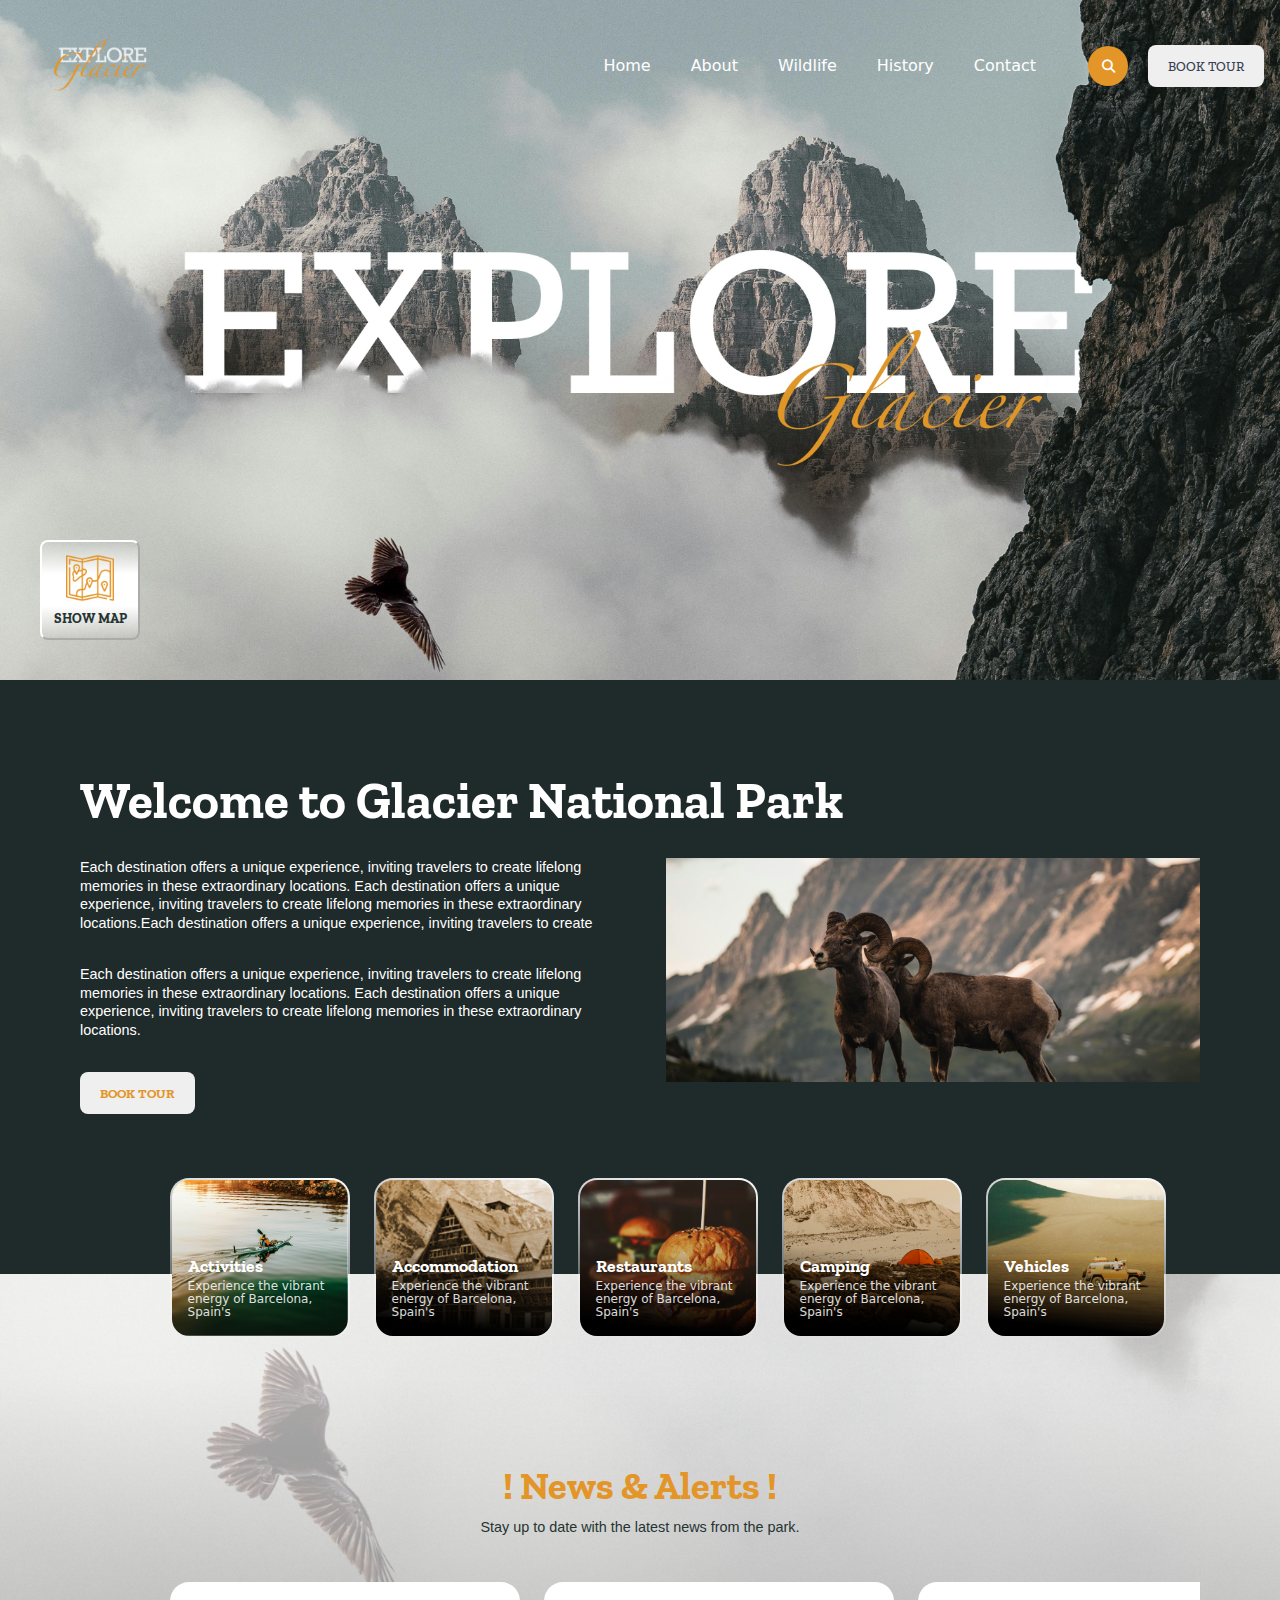
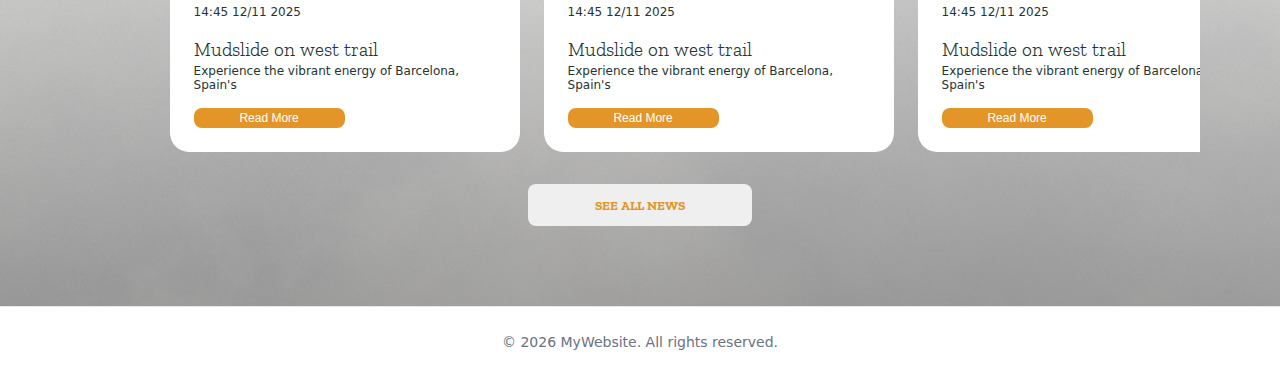
<file: Code/index.html>
<!DOCTYPE html>
<html lang="en">

<head>
  <meta charset="UTF-8">
  <meta name="viewport" content="width=device-width, initial-scale=1" />

  <title>Glacier National Park</title>

  <!-- Favicon -->
  <link rel="icon" href="/favicon.ico" />

  <!-- CSS file -->
  <link rel="stylesheet" href="css/style.css">

  <!-- Font Awesome CDN -->
   <link
   rel="stylesheet"
   href="https://cdnjs.cloudflare.com/ajax/libs/font-awesome/6.5.0/css/all.min.css"
   integrity="sha512-..."
   crossorigin="anonymous"
   referrerpolicy="no-referrer"
   />

  <!-- Fonts -->
   <link rel="preconnect" href="https://fonts.googleapis.com">
   <link rel="preconnect" href="https://fonts.gstatic.com" crossorigin>
   <link href="https://fonts.googleapis.com/css2?family=Zilla+Slab:wght@400;500;600;700&display=swap" rel="stylesheet">
</head>


<body class="bg-gray-50 text-gray-900 antialiased">

  <!------------ Hero ------------>
  <header class="hero">
    
  <!-- NAV -->
      <nav class="nav" id="nav">
        <img class="logo" src="../Images/logo2.png">
        <div class="nav_links">
          
            <a href="#" class="nav_link">Home</a>
            <a href="#" class="nav_link">About</a>
            <a href="#" class="nav_link">Wildlife</a>
            <a href="#" class="nav_link">History</a>
            <a href="#" class="nav_link">Contact</a>

        </div>
       
<!-- SEARCH -->
        <div class="search">
           <!--  <form action="/search" method="get" class="search_bar"> -->
                <input 
                type="text" 
                name="q" 
                placeholder="Search..." 
                class="search_bar_input"
                >
                <button type="submit" class="search_button">
                    <i class="fa-solid fa-magnifying-glass"></i>
                </button>
            <!-- </form> -->
        </div>
<!-- BOOK TOUR BUTTON -->

            <button class="main_button booktour">
                <a href="#">Book tour</a>
            </button>

<!-- BURGER MENU -->
         <button class="burger" id="burger" aria-label="Menu">
          ☰
          </button>
      </nav>

<!-------------- Map button ---------------->
      <div class="hero_content">
        <button class="map_button">
            <img src="../Images/map.png" >
            <a href="#">Show map</a>
        </button>
      </div>
  </header>
         






  <!------------ MAIN CONTENT ----------->

  <main class="main">
    <div class="wrapper">
   <h1>Welcome to Glacier National Park</h1>
    <div class="section1">
    <div class="hero-text">
      

      <p>
        Each destination offers a unique experience, inviting travelers to create lifelong memories in these extraordinary locations. Each destination offers a unique experience, inviting travelers to create lifelong memories in these extraordinary locations.Each destination offers a unique experience, inviting travelers to create 
      </p>

      <p>
        Each destination offers a unique experience, inviting travelers to create lifelong memories in these extraordinary locations. Each destination offers a unique experience, inviting travelers to create lifelong memories in these extraordinary locations.
      </p>

      <button class="main_button">Book Tour</button>
    </div>

    <div class="hero-image">
      <img src="../Images/mountaingoats.jpg" alt="Mountain goats in Glacier National Park">
    </div>
  </div>

  <!-- CARD SCROLLER -->
  <div class="card-scroll">
    <article class="card-small">
      <img src="../Images/activities.jpg" alt="">
      <div class="card-small-overlay">
        <h4>Activities</h4>
        <p>Experience the vibrant energy of Barcelona, Spain's</p>
      </div>
    </article>

    <article class="card-small">
      <img src="../Images/accommodation.jpg" alt="">
      <div class="card-small-overlay">
        <h4>Accommodation</h4>
        <p>Experience the vibrant energy of Barcelona, Spain's</p>
      </div>
    </article>

    <article class="card-small">
      <img src="../Images/restaurants.jpg" alt="">
      <div class="card-small-overlay">
        <h4>Restaurants</h4>
        <p>Experience the vibrant energy of Barcelona, Spain's</p>
      </div>
    </article>

    <article class="card-small">
      <img src="../Images/camping.jpg" alt="">
      <div class="card-small-overlay">
        <h4>Camping</h4>
        <p>Experience the vibrant energy of Barcelona, Spain's</p>
      </div>
    </article>

    <article class="card-small">
      <img src="../Images/vehicles.jpg" alt="">
      <div class="card-small-overlay">
        <h4>Vehicles</h4>
        <p>Experience the vibrant energy of Barcelona, Spain's</p>
      </div>
    </article>
  </div>
</div>





<!-- SECTION 2 -->
 
 <div class="full-width-img">
  <div class="section2-overlay">
  <div class="wrapper">
  <h2>! News & Alerts !</h2>
  <div class="section2">
    <div class="hero-text">
      

      <p>
        Stay up to date with the latest news from the park.
      </p>

    </div>
    
  </div>

  <!-- CARD SCROLLER -->
  <div class="card-scroll">
    <article class="card-big">
      <div class="card-overlay">
        <p class="date">14:45 12/11 2025</p>
        <h3>Mudslide on west trail</h3>
        <p>Experience the vibrant energy of Barcelona, Spain's</p>
        <button class="secondary-btn">Read More</button>
      </div>
    </article>

    <article class="card-big">
      <div class="card-overlay">
        <p class="date">14:45 12/11 2025</p>
        <h3>Mudslide on west trail</h3>
        <p>Experience the vibrant energy of Barcelona, Spain's</p>
        <button class="secondary-btn">Read More</button>
      </div>
    </article>

    <article class="card-big">
      <div class="card-overlay">
        <p class="date">14:45 12/11 2025</p>
        <h3>Mudslide on west trail</h3>
        <p>Experience the vibrant energy of Barcelona, Spain's</p>
        <button class="secondary-btn">Read More</button>
      </div>
    </article>

    <article class="card-big">
      <div class="card-overlay">
        <p class="date">14:45 12/11 2025</p>
        <h3>Mudslide on west trail</h3>
        <p>Experience the vibrant energy of Barcelona, Spain's</p>
        <button class="secondary-btn">Read More</button>
      </div>
    </article>

    <article class="card-big">
      <div class="card-overlay">
        <p class="date">14:45 12/11 2025</p>
        <h3>Mudslide on west trail</h3>
        <p>Experience the vibrant energy of Barcelona, Spain's</p>
        <button class="secondary-btn">Read More</button>
      </div>
    </article>
  </div>

  <button class="main_button news-button">See All News</button>

  </div>
</div>
</div>


</main>


  <!---------- FOOTER ------------>
  <footer class="bg-white border-t mt-12">
    <div class="max-w-7xl mx-auto px-6 py-6 text-center text-sm text-gray-500">
      © <span id="year"></span> MyWebsite. All rights reserved.
    </div>
  </footer>


  <!-- JS for dynamic year -->
  <script>
    document.getElementById('year').textContent = new Date().getFullYear();
  </script>

  <!-- JS for burger menu -->
   <script>
    const burger = document.getElementById('burger');
    const nav = document.getElementById('nav');

    burger.addEventListener('click', () => {
      nav.classList.toggle('active');
     });
    </script>
</body>
</html>
</file>
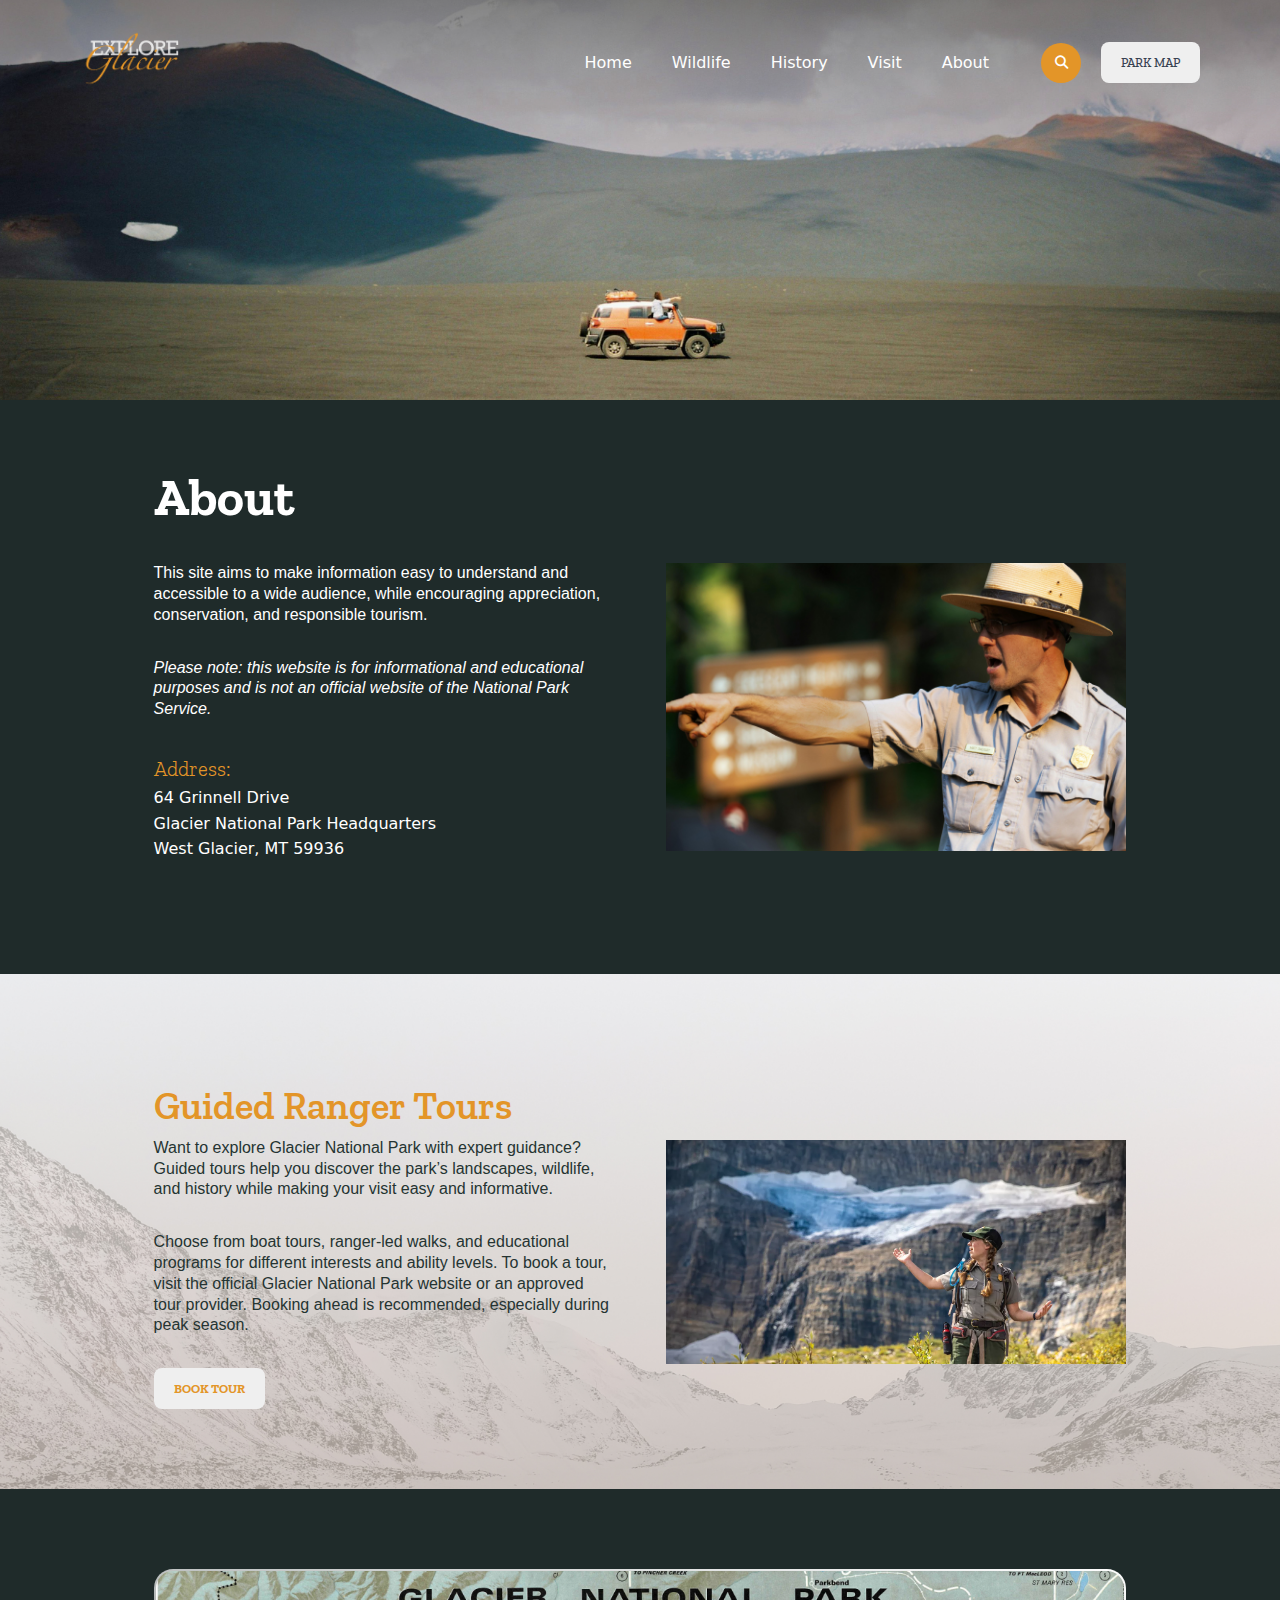
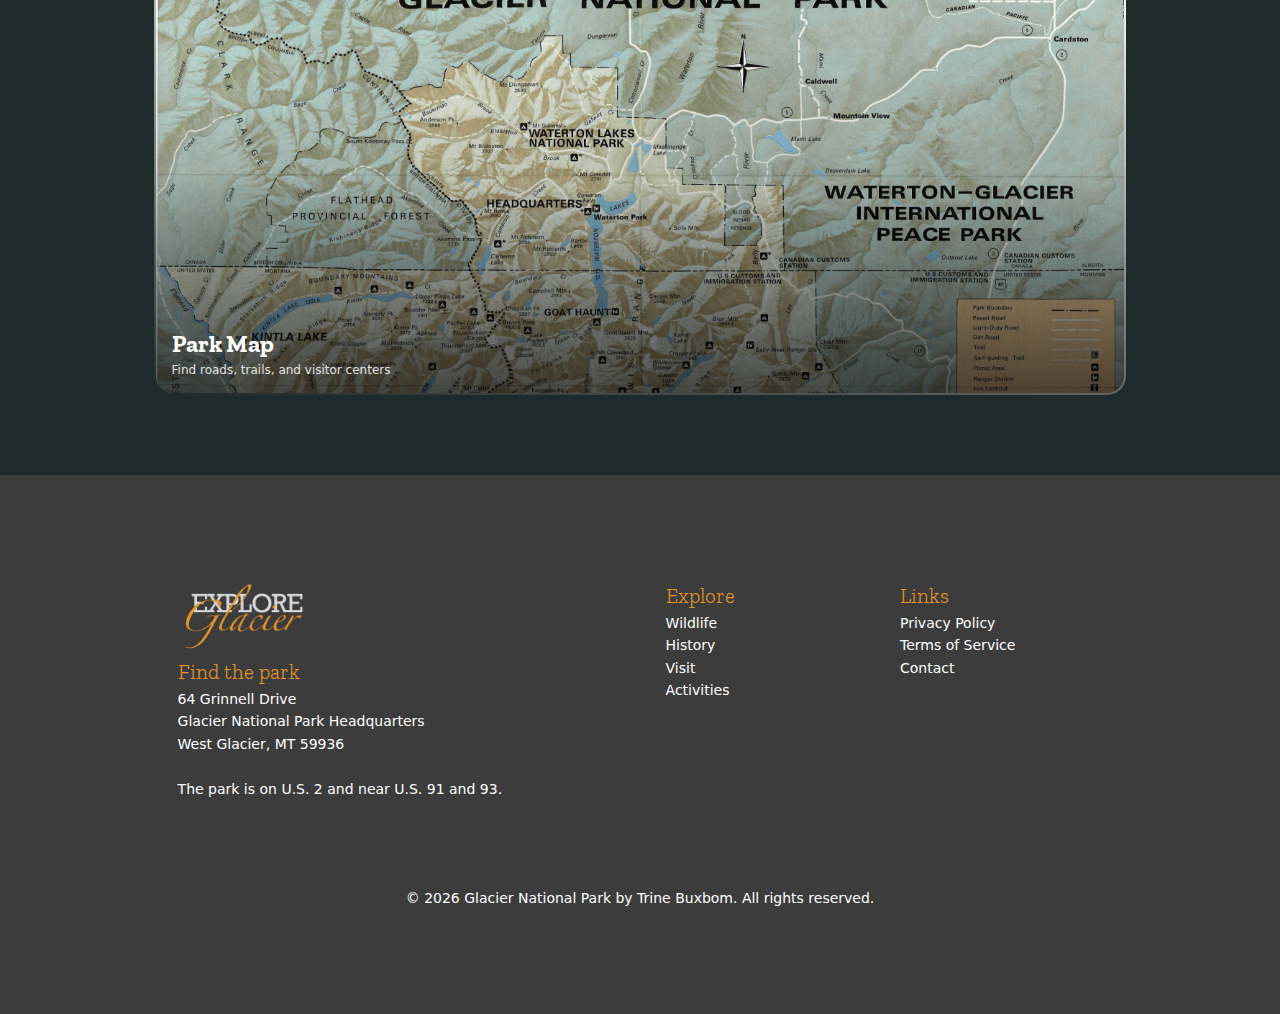
<file: about.html>
<!DOCTYPE html> 
<html lang="en">

<head>
  <meta charset="UTF-8">
  <meta name="viewport" content="width=device-width, initial-scale=1" />

  <title>Glacier National Park About</title>

  <!-- Favicon -->
  <link rel="icon" href="images/map.png" />

  <!-- CSS file -->
  <link rel="stylesheet" href="css/style.css">

  <!-- Font Awesome CDN -->
   <link
   rel="stylesheet"
   href="https://cdnjs.cloudflare.com/ajax/libs/font-awesome/6.5.0/css/all.min.css"
   integrity="sha512-..."
   crossorigin="anonymous"
   referrerpolicy="no-referrer"
   />

  <!-- Fonts -->
   <link rel="preconnect" href="https://fonts.googleapis.com">
   <link rel="preconnect" href="https://fonts.gstatic.com" crossorigin>
   <link href="https://fonts.googleapis.com/css2?family=Zilla+Slab:wght@400;500;600;700&display=swap" rel="stylesheet">

  <!-- SoMe Meta Tags -->
    <!-- OG tags-->
      <meta property="og:type" content="website">
      <meta property="og:url" content="https://lamp3.sdu.dk/~trbux25/index.html">
      <meta property="og:title" content="Glacier National Park – Explore">
      <meta property="og:description" content="Discover nature in Glacier National Park.">
      <meta property="og:image" content="https://lamp3.sdu.dk/~trbux25/images/header-img.jpg">

    <!-- Twitter tags-->
      <meta name="twitter:card" content="summary_large_image">
      <meta name="twitter:url" content="https://lamp3.sdu.dk/~trbux25/index.html">
      <meta name="twitter:title" content="Glacier National Park – Explore">
      <meta name="twitter:description" content="Discover nature in Glacier National Park.">
      <meta name="twitter:image" content="https://lamp3.sdu.dk/~trbux25/images/header-img.jpg">

  </head>


<body>

  <!------------ Hero ------------>
  <header class="hero wildlifehero" style="--hero-bg: url('../images/aboutheader.jpg');">
    
  <!-- NAV -->
      <nav class="nav" id="nav">
        <a href="index.html"><img class="logo" src="images/logo.png"></a>
        <div class="nav_links">
          
            <a href="index.html" class="nav_link">Home</a>
            <a href="mammals.html" class="nav_link">Wildlife</a>
            <a href="history.html" class="nav_link">History</a>
            <a href="visit.html" class="nav_link">Visit</a>
            <a href="about.html" class="nav_link">About</a>

        </div>
       
<!-- SEARCH -->
        <div class="search">
           <!--  <form action="/search" method="get" class="search_bar"> -->
                <input 
                type="text" 
                name="q" 
                placeholder="Search..." 
                class="search_bar_input"
                >
                <button type="submit" class="search_button">
                    <i class="fa-solid fa-magnifying-glass"></i>
                </button>
            <!-- </form> -->
        </div>
<!-- PARK MAP BUTTON -->

            <button class="main_button" onclick="window.location.href='map.html'">
                <a href="#">Park Map</a>
            </button>

<!-- BURGER MENU -->
         <button class="burger" id="burger" aria-label="Menu">
          ☰
          </button>
      </nav>


  </header>
         






  <!------------ MAIN CONTENT ----------->

  <main class="main">

    <div class="wrapper">
   <h1>About</h1>
    <div class="section1">
    <div class="hero-text">
    
         <p>
            This site aims to make information easy to understand and accessible to a wide audience, while encouraging appreciation, conservation, and responsible tourism.
        </p>
        <p>
            <i>Please note: this website is for informational and educational purposes and is not an official website of the National Park Service.</i>
        </p>
        <p>
            <h5>Address: </h5>
            <ul>
                <li>64 Grinnell Drive</li>
                <li>Glacier National Park Headquarters</li>
                <li>West Glacier, MT 59936</li>
            </ul>
        </p>
    </div>

    <div class="hero-image">
      <img src="images/about-img.jpg" alt="Mountain goats in Glacier National Park">
    </div>

    
  </div>


</div>







<!-- SECTION 4 -->
 <div class="wrapper sct4-img">
    <div class="section1">
    <div class="hero-text sct4-text">
      <h2 class="ranger">Guided Ranger Tours</h2>

      <p>
        Want to explore Glacier National Park with expert guidance? Guided tours help you discover the park’s landscapes, wildlife, and history while making your visit easy and informative.
     </p>
      <p>
        Choose from boat tours, ranger-led walks, and educational programs for different interests and ability levels. To book a tour, visit the official Glacier National Park website or an approved tour provider. Booking ahead is recommended, especially during peak season.      </p>
      </p>

      <button class="main_button" onclick="window.location.href='about.html'">Book Tour</button>
    </div>

    <div class="hero-image">
      <img class="parkranger" src="images/parkranger.webp" alt="Mountain goats in Glacier National Park">
    </div>
  </div>

</div>

<!-- LARGE MAP -->

<div class="wrapper">
    
  <!-- LARGE MAP -->
  
    <article class="large-map" onclick="window.location.href='map.html'">
      <img src="images/largemap.jpg" alt="">
      <div class="card-small-overlay map-overlay">
        <h4>Park Map</h4>
        <p>Find roads, trails, and visitor centers</p>
      </div>
    </article>

</div>



</main>


  <!---------- FOOTER ------------>
  <footer>
    <div class="wrapper">
      <div class="section1">

        <div class="footer-info">
         <img class="footer-logo" src="images/logolarge.png" alt="Website Logo">
         <h5>Find the park </h5>
         
         <p>
          64 Grinnell Drive <br> 
          Glacier National Park Headquarters <br> 
          West Glacier, MT 59936 <br> <br>
          The park is on U.S. 2 and near U.S. 91 and 93. 
        </p>
        </div>
      
      <div class="footer-links">
        <ul>
          <h5>Explore</h5>
          <li><a href="mammals.html" class="footer_link">Wildlife</a></li>
          <li><a href="history.html" class="footer_link">History</a></li>
          <li><a href="visit.html" class="footer_link">Visit</a></li>
          <li><a href="#" class="footer_link">Activities</a></li>
        </ul>
         <ul>
          <h5>Links</h5>
          <li><a href="#" class="footer_link">Privacy Policy</a></li>
          <li><a href="#" class="footer_link">Terms of Service</a></li>
          <li><a href="about.html" class="footer_link">Contact</a></li>
        </ul>
      </div>

    </div>

    <div class="max-w-7xl mx-auto px-6 py-6 text-center text-sm text-gray-500">
      © <span id="year"></span> Glacier National Park by Trine Buxbom. All rights reserved.
    </div>

    </div>
  </footer>








  <!-- JS for dynamic year -->
  <script>
    document.getElementById('year').textContent = new Date().getFullYear();
  </script>

  <!-- JS for burger menu -->
   <script>
    const burger = document.getElementById('burger');
    const nav = document.getElementById('nav');

    burger.addEventListener('click', () => {
      nav.classList.toggle('active');
     });
    </script>
</body>
</html>
</file>
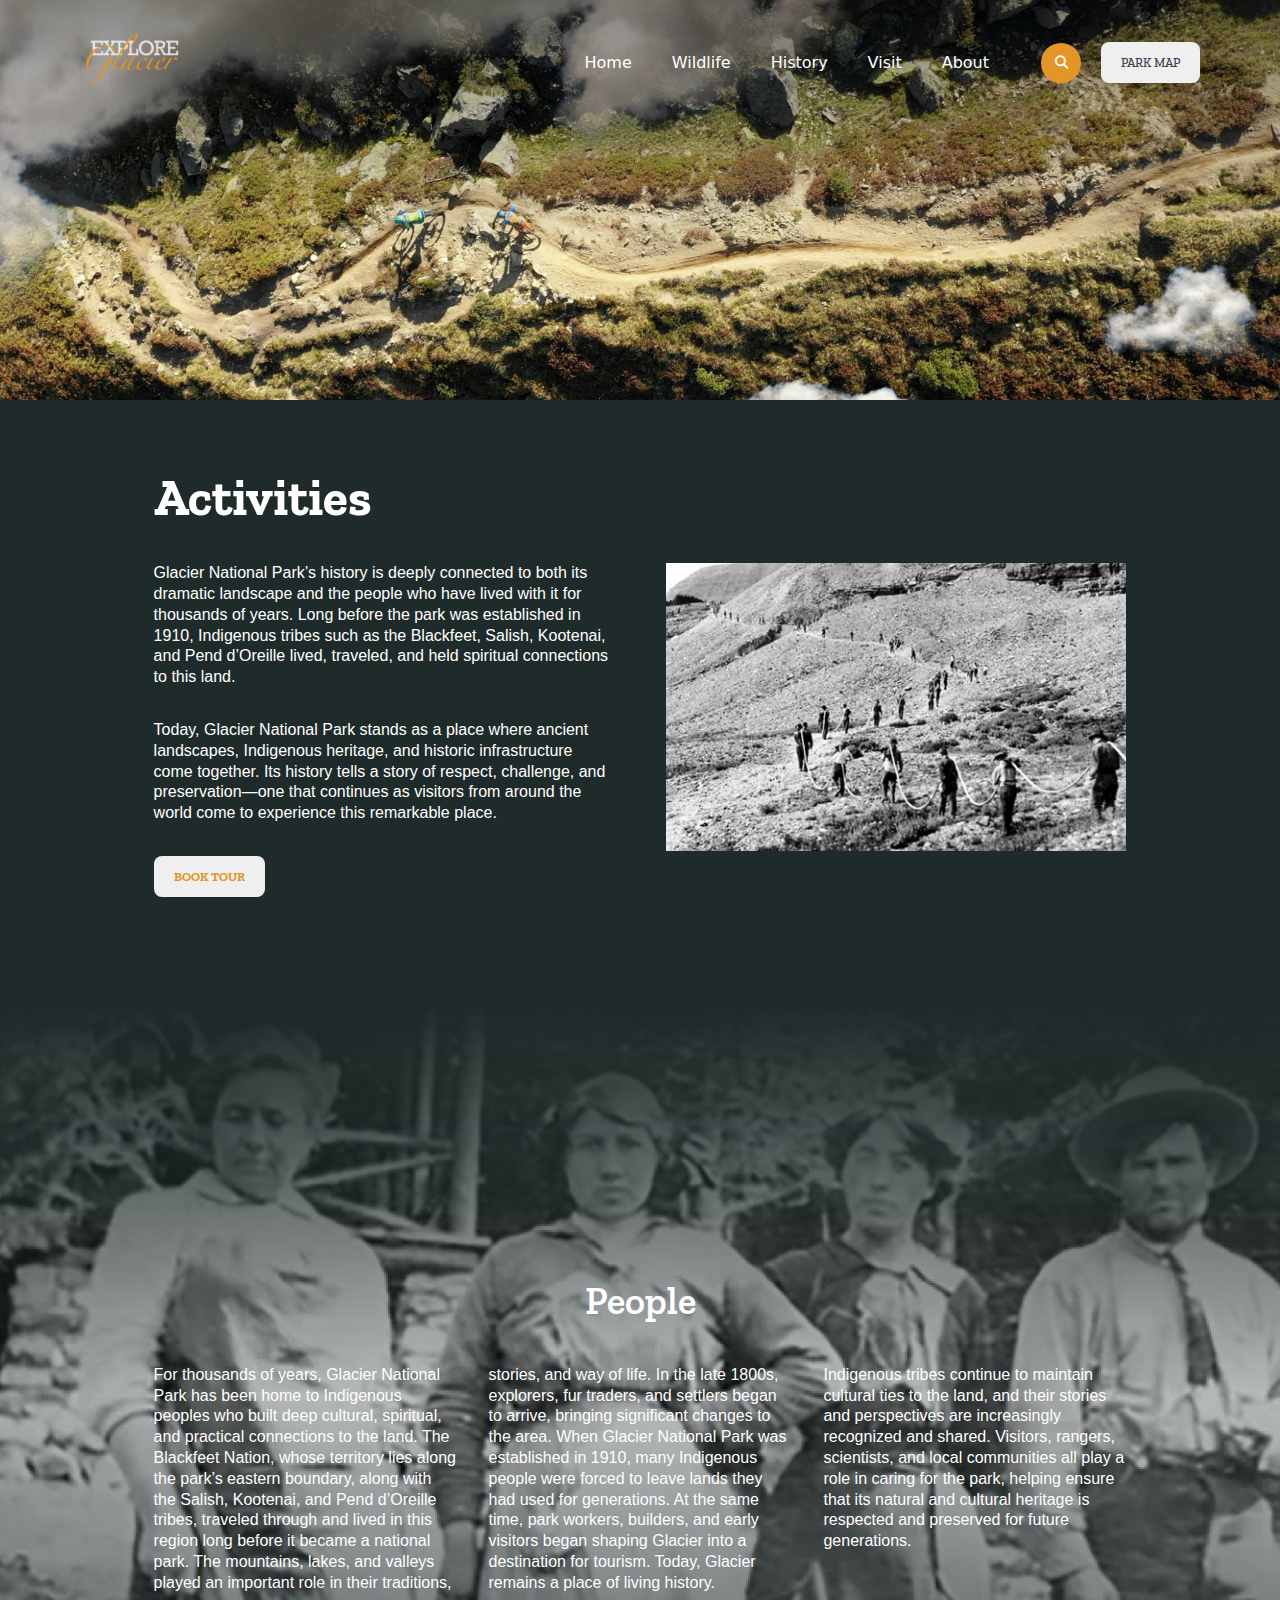
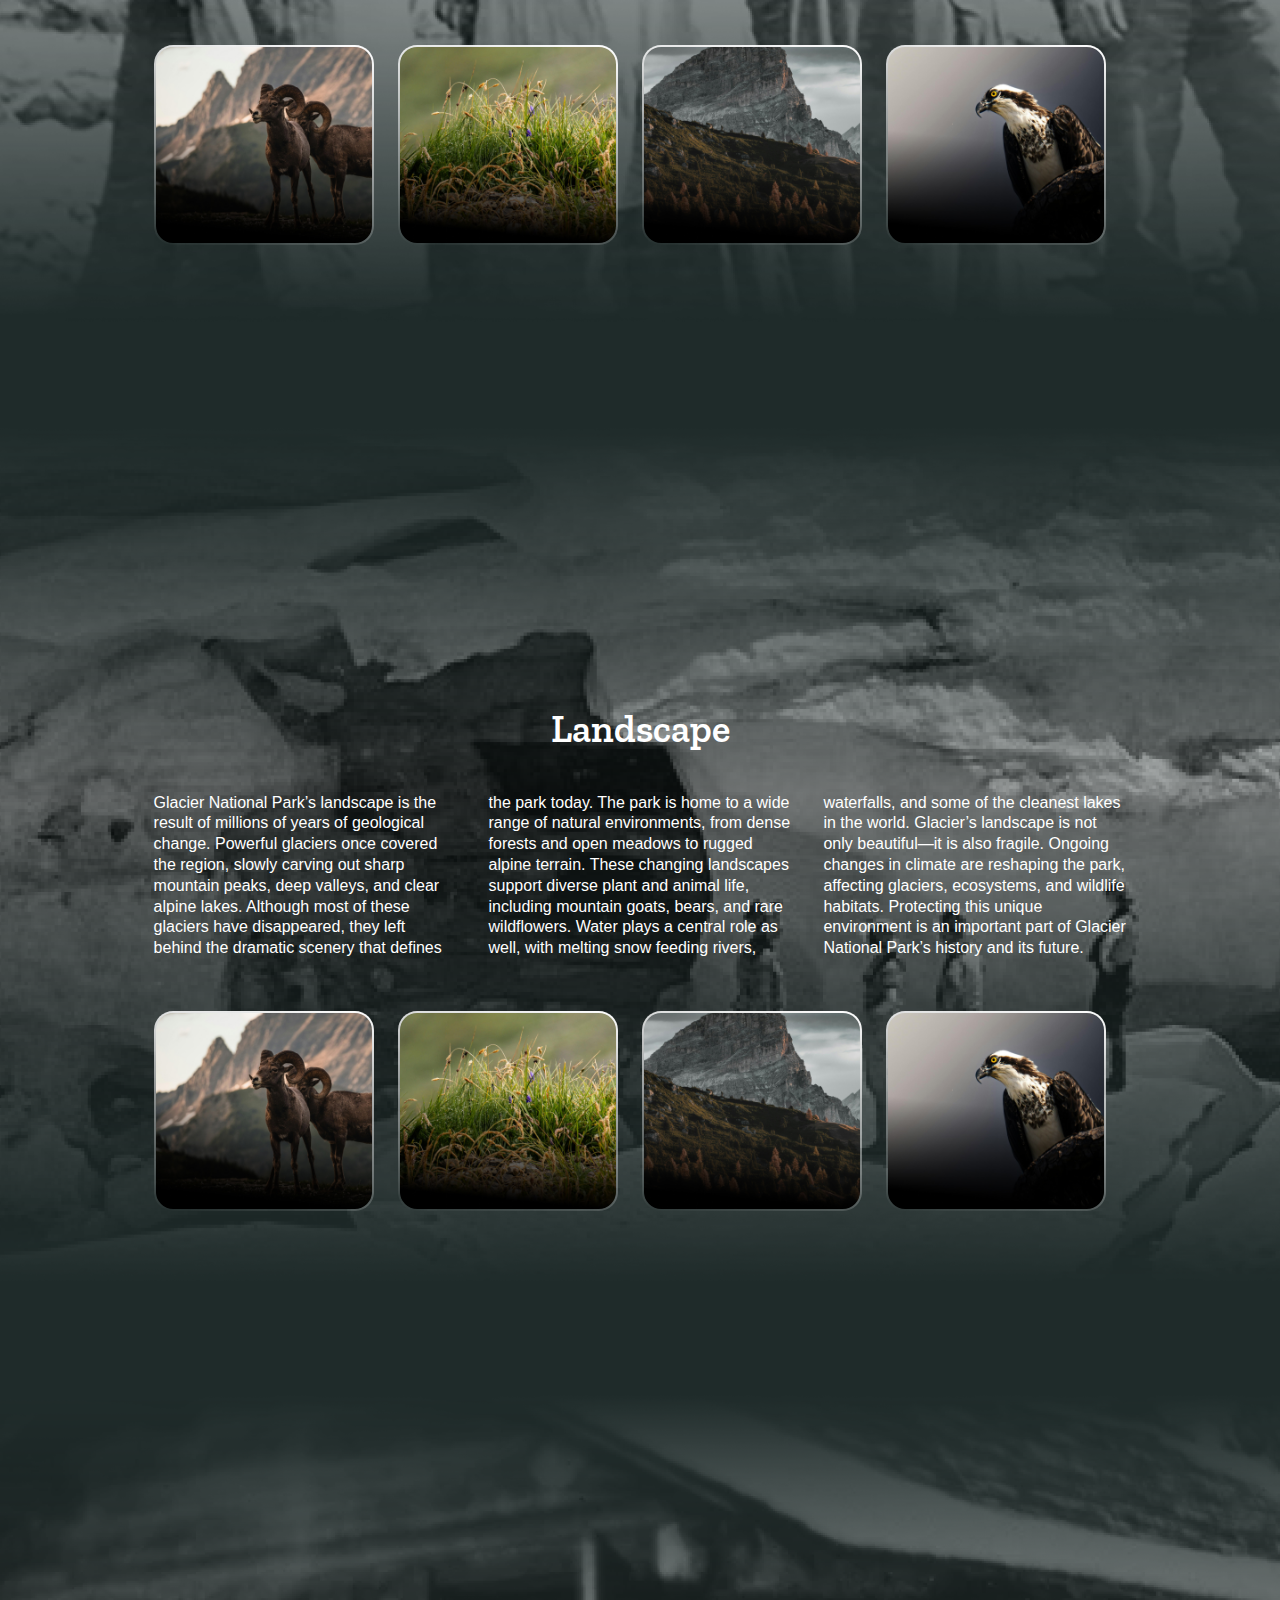
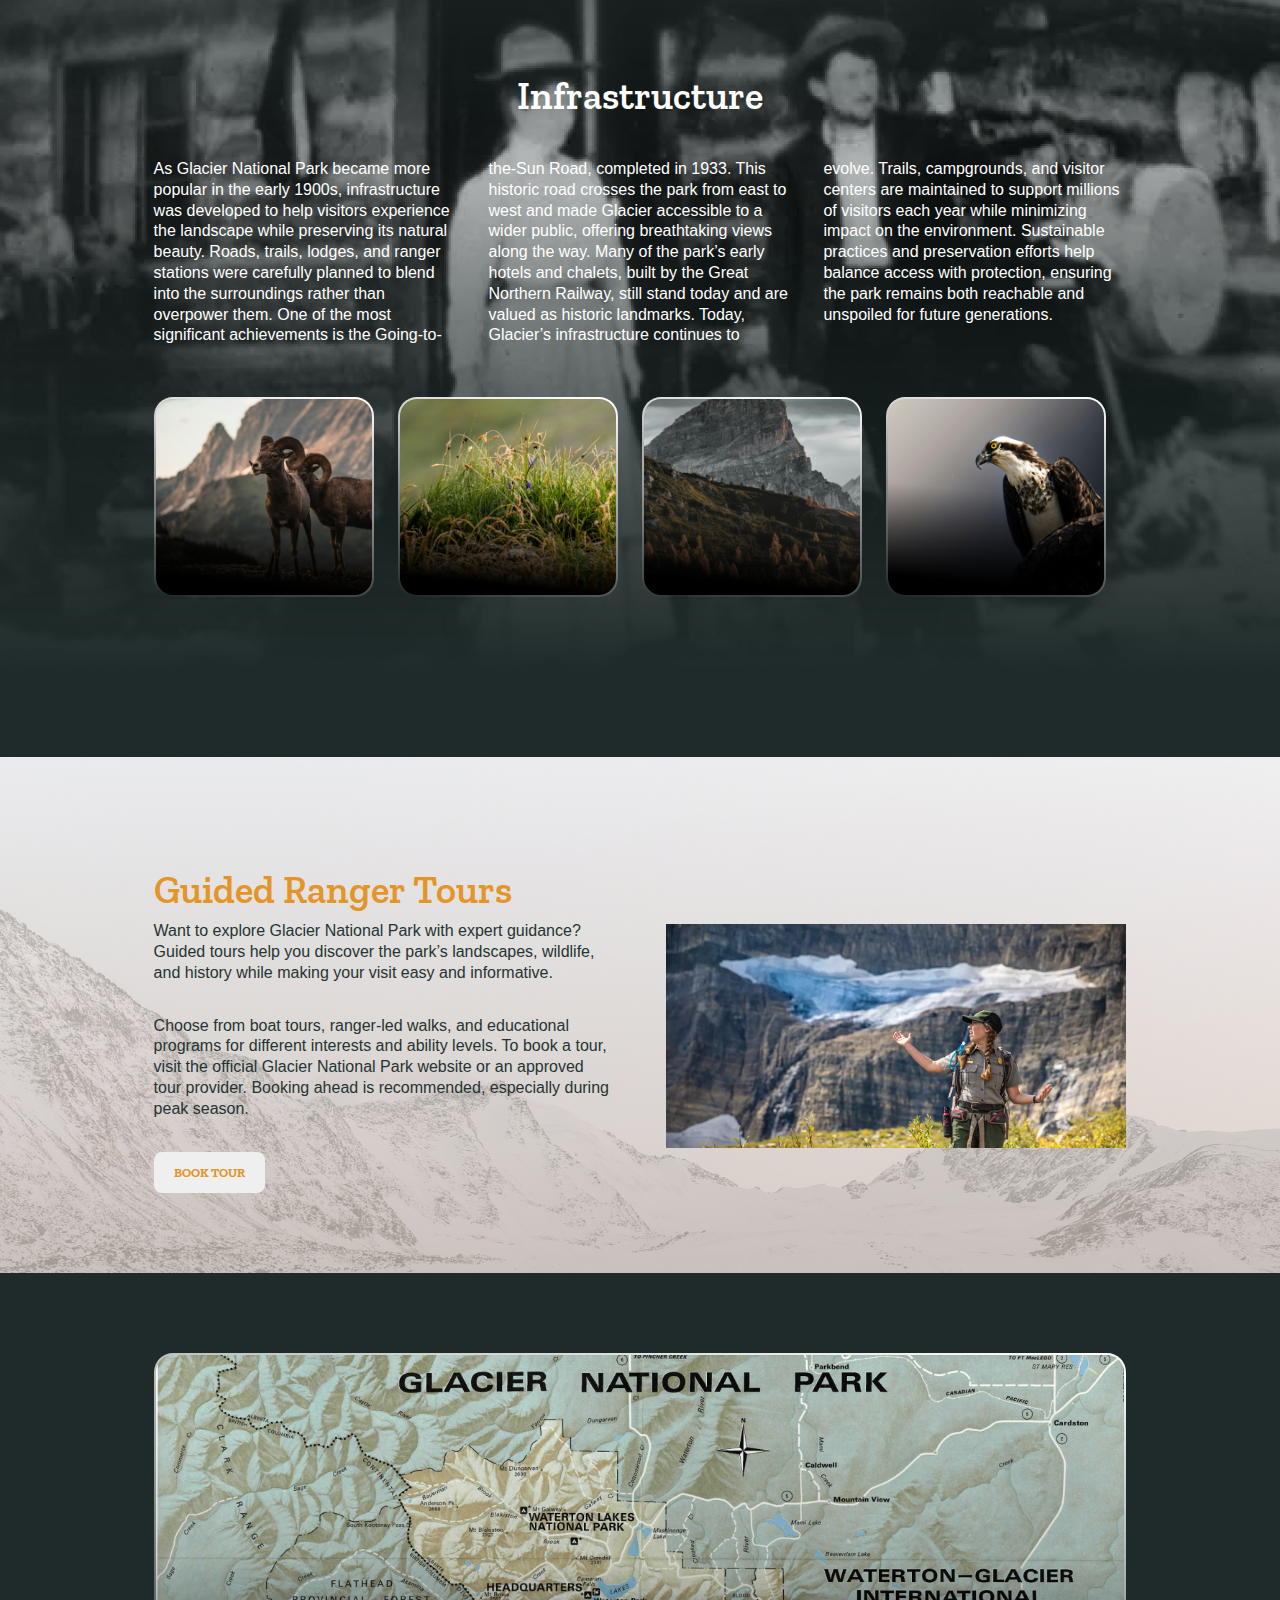
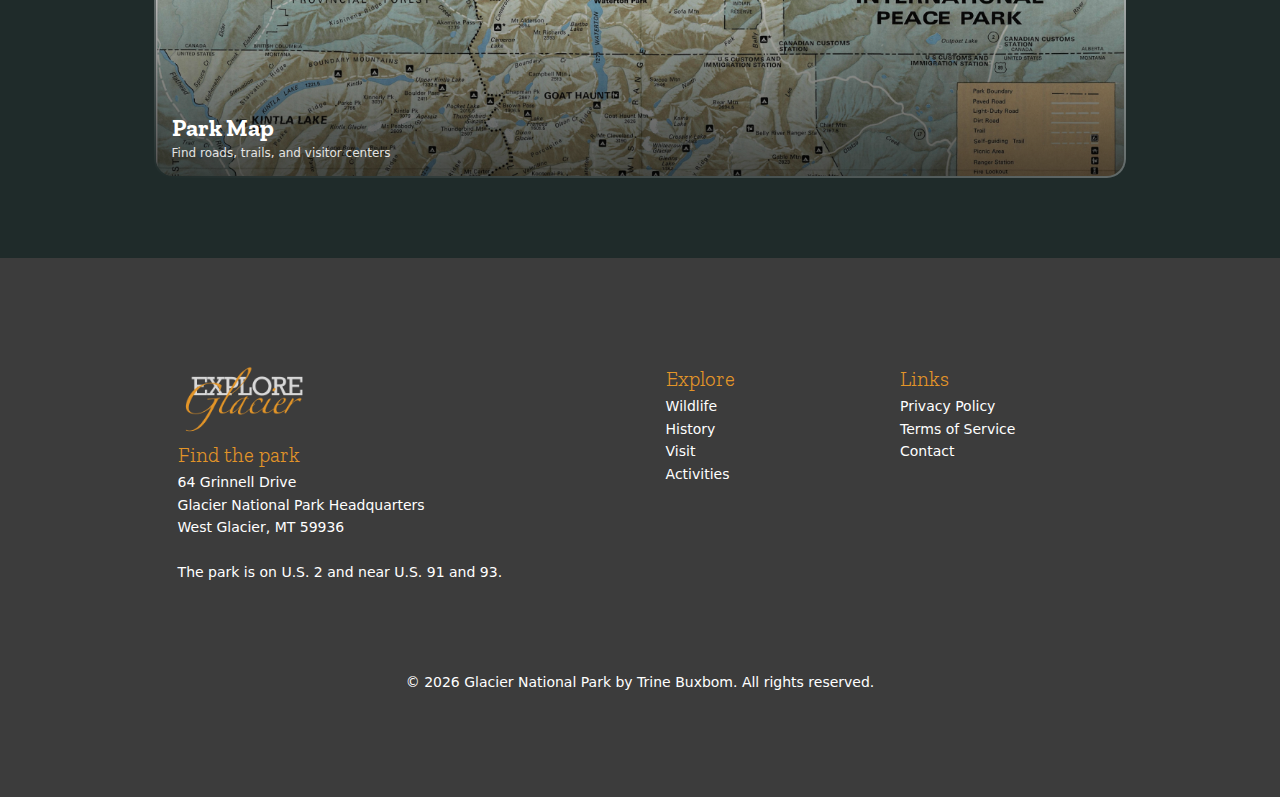
<file: activities.html>
<!DOCTYPE html> 
<html lang="en">

<head>
  <meta charset="UTF-8">
  <meta name="viewport" content="width=device-width, initial-scale=1" />

  <title>Glacier National Park Activities</title>

  <!-- Favicon -->
  <!-- <link rel="icon" href="favicon.ico" /> -->

  <!-- CSS file -->
  <link rel="stylesheet" href="css/style.css">

  <!-- Font Awesome CDN -->
   <link
   rel="stylesheet"
   href="https://cdnjs.cloudflare.com/ajax/libs/font-awesome/6.5.0/css/all.min.css"
   integrity="sha512-..."
   crossorigin="anonymous"
   referrerpolicy="no-referrer"
   />

  <!-- Fonts -->
   <link rel="preconnect" href="https://fonts.googleapis.com">
   <link rel="preconnect" href="https://fonts.gstatic.com" crossorigin>
   <link href="https://fonts.googleapis.com/css2?family=Zilla+Slab:wght@400;500;600;700&display=swap" rel="stylesheet">
</head>


<body>

  <!------------ Hero ------------>
  <header class="hero wildlifehero" style="--hero-bg: url('../images/activitiesheader.jpg');">
    
  <!-- NAV -->
      <nav class="nav" id="nav">
        <a href="index.html"><img class="logo" src="images/logo.png"></a>
        <div class="nav_links">
          
            <a href="index.html" class="nav_link">Home</a>
            <a href="mammals.html" class="nav_link">Wildlife</a>
            <a href="history.html" class="nav_link">History</a>
            <a href="visit.html" class="nav_link">Visit</a>
            <a href="about.html" class="nav_link">About</a>

        </div>
       
<!-- SEARCH -->
        <div class="search">
           <!--  <form action="/search" method="get" class="search_bar"> -->
                <input 
                type="text" 
                name="q" 
                placeholder="Search..." 
                class="search_bar_input"
                >
                <button type="submit" class="search_button">
                    <i class="fa-solid fa-magnifying-glass"></i>
                </button>
            <!-- </form> -->
        </div>
<!-- PARK MAP BUTTON -->

            <button class="main_button" onclick="window.location.href='map.html'">
                <a href="#">Park Map</a>
            </button>

<!-- BURGER MENU -->
         <button class="burger" id="burger" aria-label="Menu">
          ☰
          </button>
      </nav>


  </header>
         






  <!------------ MAIN CONTENT ----------->

  <main class="main">

    <div class="wrapper">
   <h1>Activities</h1>
    <div class="section1">
    <div class="hero-text">
      

      <p>
        Glacier National Park’s history is deeply connected to both its dramatic landscape and the people who have lived with it for thousands of years. Long before the park was established in 1910, Indigenous tribes such as the Blackfeet, Salish, Kootenai, and Pend d’Oreille lived, traveled, and held spiritual connections to this land.      </p>

      <p>
        Today, Glacier National Park stands as a place where ancient landscapes, Indigenous heritage, and historic infrastructure come together. Its history tells a story of respect, challenge, and preservation—one that continues as visitors from around the world come to experience this remarkable place.      </p>

      <button class="main_button">Book Tour</button>
    </div>

    <div class="hero-image">
      <img src="images/history-img.jpg" alt="Mountain goats in Glacier National Park">
    </div>

    
  </div>


</div>




<!-- SECTION 3 PEOPLE -->
 <div class="full-width-img sct3-img sct-wildlife" style="--sct3-bg: url('../images/people-bg.png');">
  <div class="wrapper">
    <h2>People</h2>
  <div class="section2">
        <div class="hero-text text-columns">
            <p>
                For thousands of years, Glacier National Park has been home to Indigenous peoples who built deep cultural, spiritual, and practical connections to the land. The Blackfeet Nation, whose territory lies along the park’s eastern boundary, along with the Salish, Kootenai, and Pend d’Oreille tribes, traveled through and lived in this region long before it became a national park. The mountains, lakes, and valleys played an important role in their traditions, stories, and way of life.

                In the late 1800s, explorers, fur traders, and settlers began to arrive, bringing significant changes to the area. When Glacier National Park was established in 1910, many Indigenous people were forced to leave lands they had used for generations. At the same time, park workers, builders, and early visitors began shaping Glacier into a destination for tourism.

                Today, Glacier remains a place of living history. Indigenous tribes continue to maintain cultural ties to the land, and their stories and perspectives are increasingly recognized and shared. Visitors, rangers, scientists, and local communities all play a role in caring for the park, helping ensure that its natural and cultural heritage is respected and preserved for future generations.            </p>
        </div>

    <!-- CARD SCROLLER -->
  <div class="card-scroll img-scroll">
    <article class="card-small">
      <img src="images/wildlife-card.jpg" alt="">
    </article>

    <article class="card-small">
      <img src="images/fauna-card.jpg" alt="">
    </article>

    <article class="card-small">
      <img src="images/wilderness-card.jpg" alt="">
    </article>

    <article class="card-small">
      <img src="images/bird-card.jpg" alt="">
    </article>

    <article class="card-small">
      <img src="images/history-card.jpg" alt="">
    </article>
  </div>

  </div>
  </div>
</div>

<div class="filler"> </div>

<!-- SECTION 3 LANDSCAPE-->
 <div class="full-width-img sct3-img " style="--sct3-bg: url('../images/landscape-bg.png');">
  <div class="wrapper">
    <h2>Landscape</h2>
  <div class="section2">
        <div class="hero-text text-columns">
            <p>
                Glacier National Park’s landscape is the result of millions of years of geological change. Powerful glaciers once covered the region, slowly carving out sharp mountain peaks, deep valleys, and clear alpine lakes. Although most of these glaciers have disappeared, they left behind the dramatic scenery that defines the park today.

                The park is home to a wide range of natural environments, from dense forests and open meadows to rugged alpine terrain. These changing landscapes support diverse plant and animal life, including mountain goats, bears, and rare wildflowers. Water plays a central role as well, with melting snow feeding rivers, waterfalls, and some of the cleanest lakes in the world.

                Glacier’s landscape is not only beautiful—it is also fragile. Ongoing changes in climate are reshaping the park, affecting glaciers, ecosystems, and wildlife habitats. Protecting this unique environment is an important part of Glacier National Park’s history and its future.            </p>
        </div>

    <!-- CARD SCROLLER -->
  <div class="card-scroll img-scroll">
    <article class="card-small">
      <img src="images/wildlife-card.jpg" alt="">
    </article>

    <article class="card-small">
      <img src="images/fauna-card.jpg" alt="">
    </article>

    <article class="card-small">
      <img src="images/wilderness-card.jpg" alt="">
    </article>

    <article class="card-small">
      <img src="images/bird-card.jpg" alt="">
    </article>

    <article class="card-small">
      <img src="images/history-card.jpg" alt="">
    </article>
  </div>

  </div>
  </div>
</div>


<div class="filler"> </div>

<!-- SECTION 3 INFRASTRUCTURE-->
 <div class="full-width-img sct3-img " style="--sct3-bg: url('../images/infrastructure-bg.png');">
  <div class="wrapper">
    <h2>Infrastructure</h2>
  <div class="section2">
        <div class="hero-text text-columns">
            <p>
                As Glacier National Park became more popular in the early 1900s, infrastructure was developed to help visitors experience the landscape while preserving its natural beauty. Roads, trails, lodges, and ranger stations were carefully planned to blend into the surroundings rather than overpower them.

                One of the most significant achievements is the Going-to-the-Sun Road, completed in 1933. This historic road crosses the park from east to west and made Glacier accessible to a wider public, offering breathtaking views along the way. Many of the park’s early hotels and chalets, built by the Great Northern Railway, still stand today and are valued as historic landmarks.

                Today, Glacier’s infrastructure continues to evolve. Trails, campgrounds, and visitor centers are maintained to support millions of visitors each year while minimizing impact on the environment. Sustainable practices and preservation efforts help balance access with protection, ensuring the park remains both reachable and unspoiled for future generations.            </p>
        </div>

    <!-- CARD SCROLLER -->
  <div class="card-scroll img-scroll">
    <article class="card-small">
      <img src="images/wildlife-card.jpg" alt="">
    </article>

    <article class="card-small">
      <img src="images/fauna-card.jpg" alt="">
    </article>

    <article class="card-small">
      <img src="images/wilderness-card.jpg" alt="">
    </article>

    <article class="card-small">
      <img src="images/bird-card.jpg" alt="">
    </article>

    <article class="card-small">
      <img src="images/history-card.jpg" alt="">
    </article>
  </div>

  </div>
  </div>
</div>


<div class="filler"> </div>



<!-- SECTION 4 -->
 <div class="wrapper sct4-img">
    <div class="section1">
    <div class="hero-text sct4-text">
      <h2 class="ranger">Guided Ranger Tours</h2>

      <p>
        Want to explore Glacier National Park with expert guidance? Guided tours help you discover the park’s landscapes, wildlife, and history while making your visit easy and informative.
     </p>
      <p>
        Choose from boat tours, ranger-led walks, and educational programs for different interests and ability levels. To book a tour, visit the official Glacier National Park website or an approved tour provider. Booking ahead is recommended, especially during peak season.      </p>
      </p>

      <button class="main_button" onclick="window.location.href='about.html'">Book Tour</button>
    </div>

    <div class="hero-image">
      <img class="parkranger" src="images/parkranger.webp" alt="Mountain goats in Glacier National Park">
    </div>
  </div>

</div>

<!-- LARGE MAP -->

<div class="wrapper">
    
  <!-- LARGE MAP -->
  
    <article class="large-map" onclick="window.location.href='map.html'">
      <img src="images/largemap.jpg" alt="">
      <div class="card-small-overlay map-overlay">
        <h4>Park Map</h4>
        <p>Find roads, trails, and visitor centers</p>
      </div>
    </article>

</div>



</main>


  <!---------- FOOTER ------------>
  <footer>
    <div class="wrapper">
      <div class="section1">

        <div class="footer-info">
         <img class="footer-logo" src="images/logolarge.png" alt="Website Logo">
         <h5>Find the park </h5>
         
         <p>
          64 Grinnell Drive <br> 
          Glacier National Park Headquarters <br> 
          West Glacier, MT 59936 <br> <br>
          The park is on U.S. 2 and near U.S. 91 and 93. 
        </p>
        </div>
      
      <div class="footer-links">
        <ul>
          <h5>Explore</h5>
          <li><a href="mammals.html" class="footer_link">Wildlife</a></li>
          <li><a href="history.html" class="footer_link">History</a></li>
          <li><a href="visit.html" class="footer_link">Visit</a></li>
          <li><a href="#" class="footer_link">Activities</a></li>
        </ul>
         <ul>
          <h5>Links</h5>
          <li><a href="#" class="footer_link">Privacy Policy</a></li>
          <li><a href="#" class="footer_link">Terms of Service</a></li>
          <li><a href="about.html" class="footer_link">Contact</a></li>
        </ul>
      </div>

    </div>

    <div class="max-w-7xl mx-auto px-6 py-6 text-center text-sm text-gray-500">
      © <span id="year"></span> Glacier National Park by Trine Buxbom. All rights reserved.
    </div>

    </div>
  </footer>








  <!-- JS for dynamic year -->
  <script>
    document.getElementById('year').textContent = new Date().getFullYear();
  </script>

  <!-- JS for burger menu -->
   <script>
    const burger = document.getElementById('burger');
    const nav = document.getElementById('nav');

    burger.addEventListener('click', () => {
      nav.classList.toggle('active');
     });
    </script>
</body>
</html>
</file>
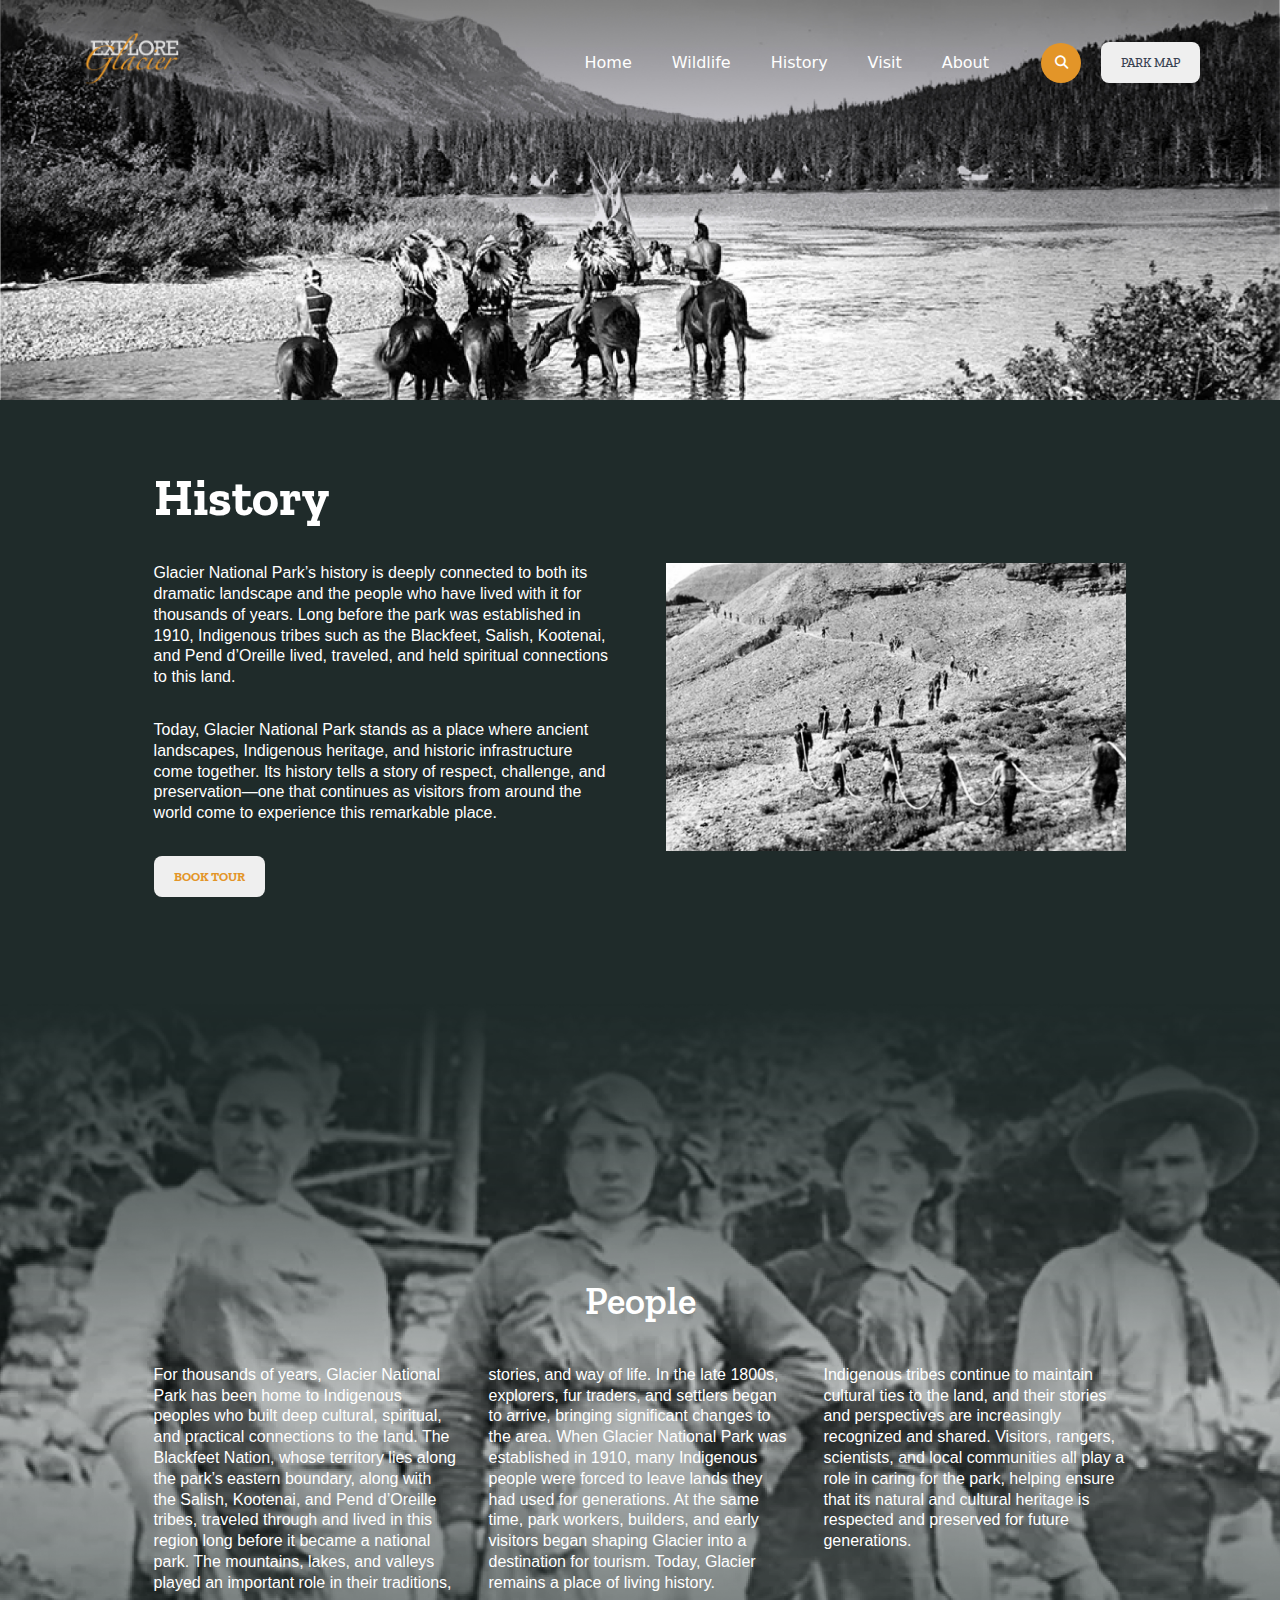
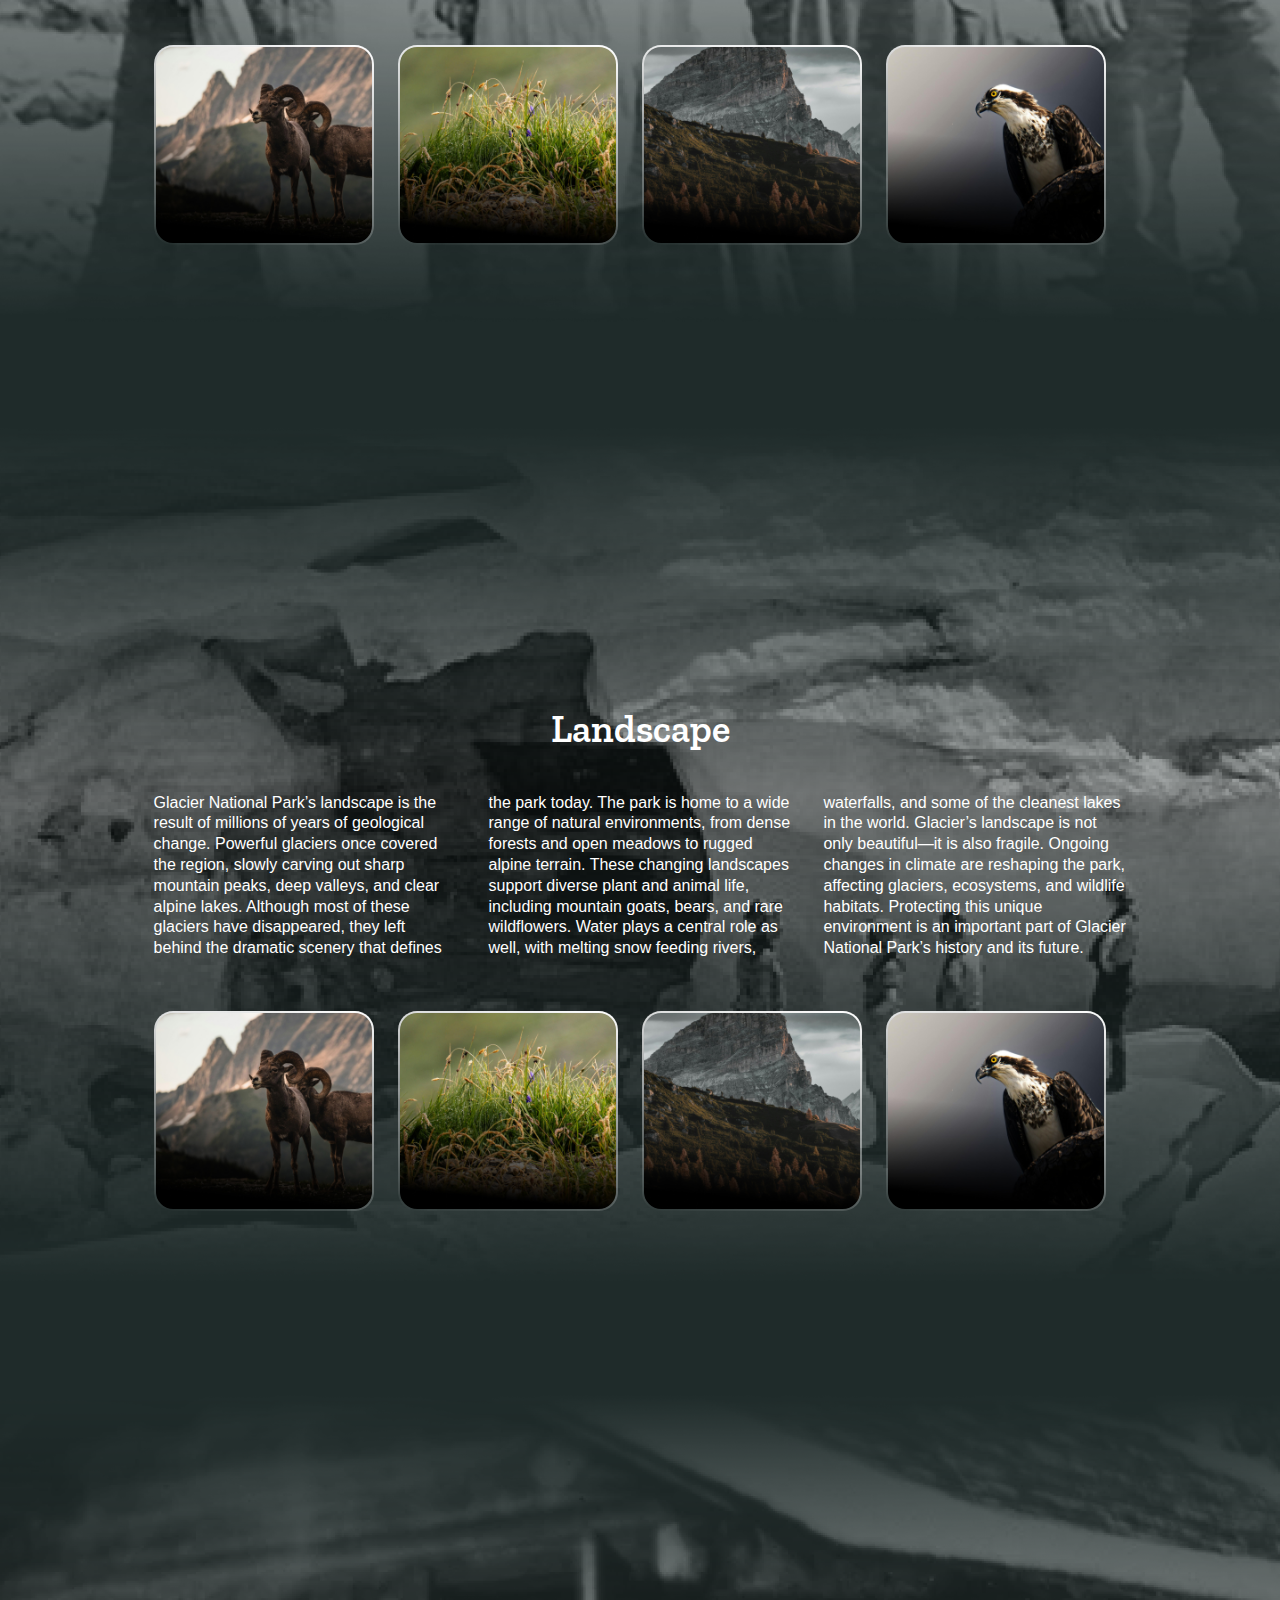
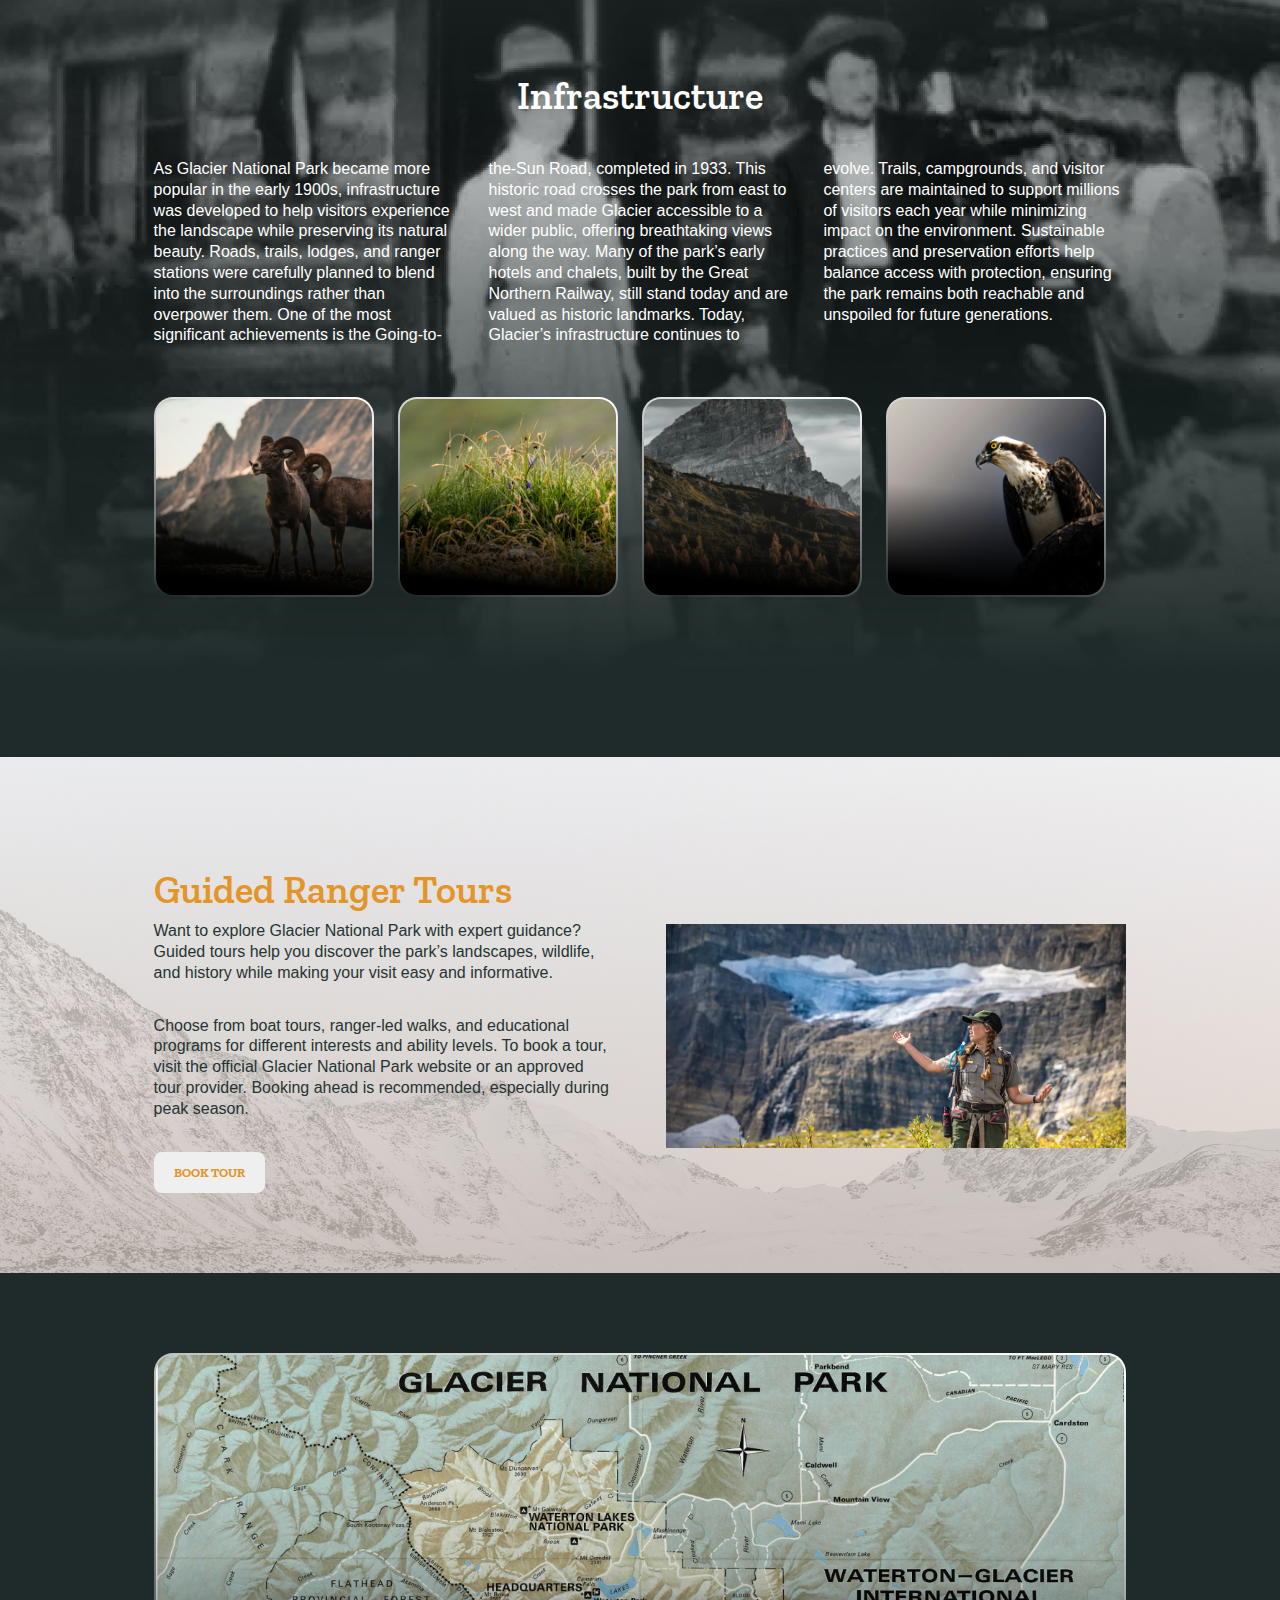
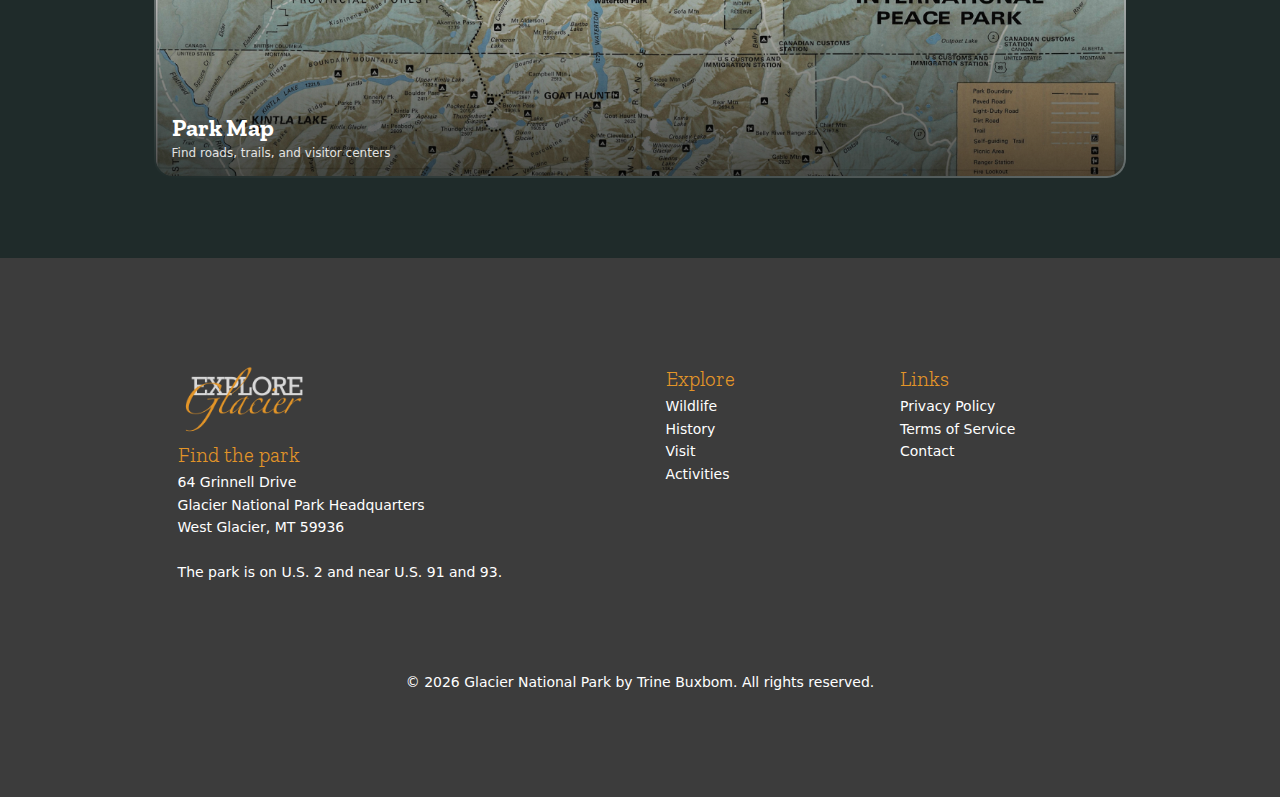
<file: history.html>
<!DOCTYPE html> 
<html lang="en">

<head>
  <meta charset="UTF-8">
  <meta name="viewport" content="width=device-width, initial-scale=1" />

  <title>Glacier National Park History</title>

  <!-- Favicon -->
  <!-- <link rel="icon" href="favicon.ico" /> -->

  <!-- CSS file -->
  <link rel="stylesheet" href="css/style.css">

  <!-- Font Awesome CDN -->
   <link
   rel="stylesheet"
   href="https://cdnjs.cloudflare.com/ajax/libs/font-awesome/6.5.0/css/all.min.css"
   integrity="sha512-..."
   crossorigin="anonymous"
   referrerpolicy="no-referrer"
   />

  <!-- Fonts -->
   <link rel="preconnect" href="https://fonts.googleapis.com">
   <link rel="preconnect" href="https://fonts.gstatic.com" crossorigin>
   <link href="https://fonts.googleapis.com/css2?family=Zilla+Slab:wght@400;500;600;700&display=swap" rel="stylesheet">
</head>


<body>

  <!------------ Hero ------------>
  <header class="hero wildlifehero" style="--hero-bg: url('../images/historyheader.jpg');">
    
  <!-- NAV -->
      <nav class="nav" id="nav">
        <a href="index.html"><img class="logo" src="images/logo.png"></a>
        <div class="nav_links">
          
            <a href="index.html" class="nav_link">Home</a>
            <a href="mammals.html" class="nav_link">Wildlife</a>
            <a href="history.html" class="nav_link">History</a>
            <a href="visit.html" class="nav_link">Visit</a>
            <a href="about.html" class="nav_link">About</a>

        </div>
       
<!-- SEARCH -->
        <div class="search">
           <!--  <form action="/search" method="get" class="search_bar"> -->
                <input 
                type="text" 
                name="q" 
                placeholder="Search..." 
                class="search_bar_input"
                >
                <button type="submit" class="search_button">
                    <i class="fa-solid fa-magnifying-glass"></i>
                </button>
            <!-- </form> -->
        </div>
<!-- PARK MAP BUTTON -->

            <button class="main_button" onclick="window.location.href='map.html'">
                <a href="#">Park Map</a>
            </button>

<!-- BURGER MENU -->
         <button class="burger" id="burger" aria-label="Menu">
          ☰
          </button>
      </nav>


  </header>
         






  <!------------ MAIN CONTENT ----------->

  <main class="main">

    <div class="wrapper">
   <h1>History</h1>
    <div class="section1">
    <div class="hero-text">
      

      <p>
        Glacier National Park’s history is deeply connected to both its dramatic landscape and the people who have lived with it for thousands of years. Long before the park was established in 1910, Indigenous tribes such as the Blackfeet, Salish, Kootenai, and Pend d’Oreille lived, traveled, and held spiritual connections to this land.      </p>

      <p>
        Today, Glacier National Park stands as a place where ancient landscapes, Indigenous heritage, and historic infrastructure come together. Its history tells a story of respect, challenge, and preservation—one that continues as visitors from around the world come to experience this remarkable place.      </p>

      <button class="main_button">Book Tour</button>
    </div>

    <div class="hero-image">
      <img src="images/history-img.jpg" alt="Mountain goats in Glacier National Park">
    </div>

    
  </div>


</div>




<!-- SECTION 3 PEOPLE -->
 <div class="full-width-img sct3-img sct-wildlife" style="--sct3-bg: url('../images/people-bg.png');">
  <div class="wrapper">
    <h2>People</h2>
  <div class="section2">
        <div class="hero-text text-columns">
            <p>
                For thousands of years, Glacier National Park has been home to Indigenous peoples who built deep cultural, spiritual, and practical connections to the land. The Blackfeet Nation, whose territory lies along the park’s eastern boundary, along with the Salish, Kootenai, and Pend d’Oreille tribes, traveled through and lived in this region long before it became a national park. The mountains, lakes, and valleys played an important role in their traditions, stories, and way of life.

                In the late 1800s, explorers, fur traders, and settlers began to arrive, bringing significant changes to the area. When Glacier National Park was established in 1910, many Indigenous people were forced to leave lands they had used for generations. At the same time, park workers, builders, and early visitors began shaping Glacier into a destination for tourism.

                Today, Glacier remains a place of living history. Indigenous tribes continue to maintain cultural ties to the land, and their stories and perspectives are increasingly recognized and shared. Visitors, rangers, scientists, and local communities all play a role in caring for the park, helping ensure that its natural and cultural heritage is respected and preserved for future generations.            </p>
        </div>

    <!-- CARD SCROLLER -->
  <div class="card-scroll img-scroll">
    <article class="card-small">
      <img src="images/wildlife-card.jpg" alt="">
    </article>

    <article class="card-small">
      <img src="images/fauna-card.jpg" alt="">
    </article>

    <article class="card-small">
      <img src="images/wilderness-card.jpg" alt="">
    </article>

    <article class="card-small">
      <img src="images/bird-card.jpg" alt="">
    </article>

    <article class="card-small">
      <img src="images/history-card.jpg" alt="">
    </article>
  </div>

  </div>
  </div>
</div>

<div class="filler"> </div>

<!-- SECTION 3 LANDSCAPE-->
 <div class="full-width-img sct3-img " style="--sct3-bg: url('../images/landscape-bg.png');">
  <div class="wrapper">
    <h2>Landscape</h2>
  <div class="section2">
        <div class="hero-text text-columns">
            <p>
                Glacier National Park’s landscape is the result of millions of years of geological change. Powerful glaciers once covered the region, slowly carving out sharp mountain peaks, deep valleys, and clear alpine lakes. Although most of these glaciers have disappeared, they left behind the dramatic scenery that defines the park today.

                The park is home to a wide range of natural environments, from dense forests and open meadows to rugged alpine terrain. These changing landscapes support diverse plant and animal life, including mountain goats, bears, and rare wildflowers. Water plays a central role as well, with melting snow feeding rivers, waterfalls, and some of the cleanest lakes in the world.

                Glacier’s landscape is not only beautiful—it is also fragile. Ongoing changes in climate are reshaping the park, affecting glaciers, ecosystems, and wildlife habitats. Protecting this unique environment is an important part of Glacier National Park’s history and its future.            </p>
        </div>

    <!-- CARD SCROLLER -->
  <div class="card-scroll img-scroll">
    <article class="card-small">
      <img src="images/wildlife-card.jpg" alt="">
    </article>

    <article class="card-small">
      <img src="images/fauna-card.jpg" alt="">
    </article>

    <article class="card-small">
      <img src="images/wilderness-card.jpg" alt="">
    </article>

    <article class="card-small">
      <img src="images/bird-card.jpg" alt="">
    </article>

    <article class="card-small">
      <img src="images/history-card.jpg" alt="">
    </article>
  </div>

  </div>
  </div>
</div>


<div class="filler"> </div>

<!-- SECTION 3 INFRASTRUCTURE-->
 <div class="full-width-img sct3-img " style="--sct3-bg: url('../images/infrastructure-bg.png');">
  <div class="wrapper">
    <h2>Infrastructure</h2>
  <div class="section2">
        <div class="hero-text text-columns">
            <p>
                As Glacier National Park became more popular in the early 1900s, infrastructure was developed to help visitors experience the landscape while preserving its natural beauty. Roads, trails, lodges, and ranger stations were carefully planned to blend into the surroundings rather than overpower them.

                One of the most significant achievements is the Going-to-the-Sun Road, completed in 1933. This historic road crosses the park from east to west and made Glacier accessible to a wider public, offering breathtaking views along the way. Many of the park’s early hotels and chalets, built by the Great Northern Railway, still stand today and are valued as historic landmarks.

                Today, Glacier’s infrastructure continues to evolve. Trails, campgrounds, and visitor centers are maintained to support millions of visitors each year while minimizing impact on the environment. Sustainable practices and preservation efforts help balance access with protection, ensuring the park remains both reachable and unspoiled for future generations.            </p>
        </div>

    <!-- CARD SCROLLER -->
  <div class="card-scroll img-scroll">
    <article class="card-small">
      <img src="images/wildlife-card.jpg" alt="">
    </article>

    <article class="card-small">
      <img src="images/fauna-card.jpg" alt="">
    </article>

    <article class="card-small">
      <img src="images/wilderness-card.jpg" alt="">
    </article>

    <article class="card-small">
      <img src="images/bird-card.jpg" alt="">
    </article>

    <article class="card-small">
      <img src="images/history-card.jpg" alt="">
    </article>
  </div>

  </div>
  </div>
</div>


<div class="filler"> </div>



<!-- SECTION 4 -->
 <div class="wrapper sct4-img">
    <div class="section1">
    <div class="hero-text sct4-text">
      <h2 class="ranger">Guided Ranger Tours</h2>

      <p>
        Want to explore Glacier National Park with expert guidance? Guided tours help you discover the park’s landscapes, wildlife, and history while making your visit easy and informative.
     </p>
      <p>
        Choose from boat tours, ranger-led walks, and educational programs for different interests and ability levels. To book a tour, visit the official Glacier National Park website or an approved tour provider. Booking ahead is recommended, especially during peak season.      </p>
      </p>

      <button class="main_button" onclick="window.location.href='about.html'">Book Tour</button>
    </div>

    <div class="hero-image">
      <img class="parkranger" src="images/parkranger.webp" alt="Mountain goats in Glacier National Park">
    </div>
  </div>

</div>

<!-- LARGE MAP -->

<div class="wrapper">
    
  <!-- LARGE MAP -->
  
    <article class="large-map">
      <img src="images/largemap.jpg" alt="">
      <div class="card-small-overlay map-overlay">
        <h4>Park Map</h4>
        <p>Find roads, trails, and visitor centers</p>
      </div>
    </article>

</div>



</main>


  <!---------- FOOTER ------------>
  <footer>
    <div class="wrapper">
      <div class="section1">

        <div class="footer-info">
         <img class="footer-logo" src="images/logolarge.png" alt="Website Logo">
         <h5>Find the park </h5>
         
         <p>
          64 Grinnell Drive <br> 
          Glacier National Park Headquarters <br> 
          West Glacier, MT 59936 <br> <br>
          The park is on U.S. 2 and near U.S. 91 and 93. 
        </p>
        </div>
      
      <div class="footer-links">
        <ul>
          <h5>Explore</h5>
          <li><a href="mammals.html" class="footer_link">Wildlife</a></li>
          <li><a href="history.html" class="footer_link">History</a></li>
          <li><a href="visit.html" class="footer_link">Visit</a></li>
          <li><a href="#" class="footer_link">Activities</a></li>
        </ul>
         <ul>
          <h5>Links</h5>
          <li><a href="#" class="footer_link">Privacy Policy</a></li>
          <li><a href="#" class="footer_link">Terms of Service</a></li>
          <li><a href="about.html" class="footer_link">Contact</a></li>
        </ul>
      </div>

    </div>

    <div class="max-w-7xl mx-auto px-6 py-6 text-center text-sm text-gray-500">
      © <span id="year"></span> Glacier National Park by Trine Buxbom. All rights reserved.
    </div>

    </div>
  </footer>








  <!-- JS for dynamic year -->
  <script>
    document.getElementById('year').textContent = new Date().getFullYear();
  </script>

  <!-- JS for burger menu -->
   <script>
    const burger = document.getElementById('burger');
    const nav = document.getElementById('nav');

    burger.addEventListener('click', () => {
      nav.classList.toggle('active');
     });
    </script>
</body>
</html>
</file>
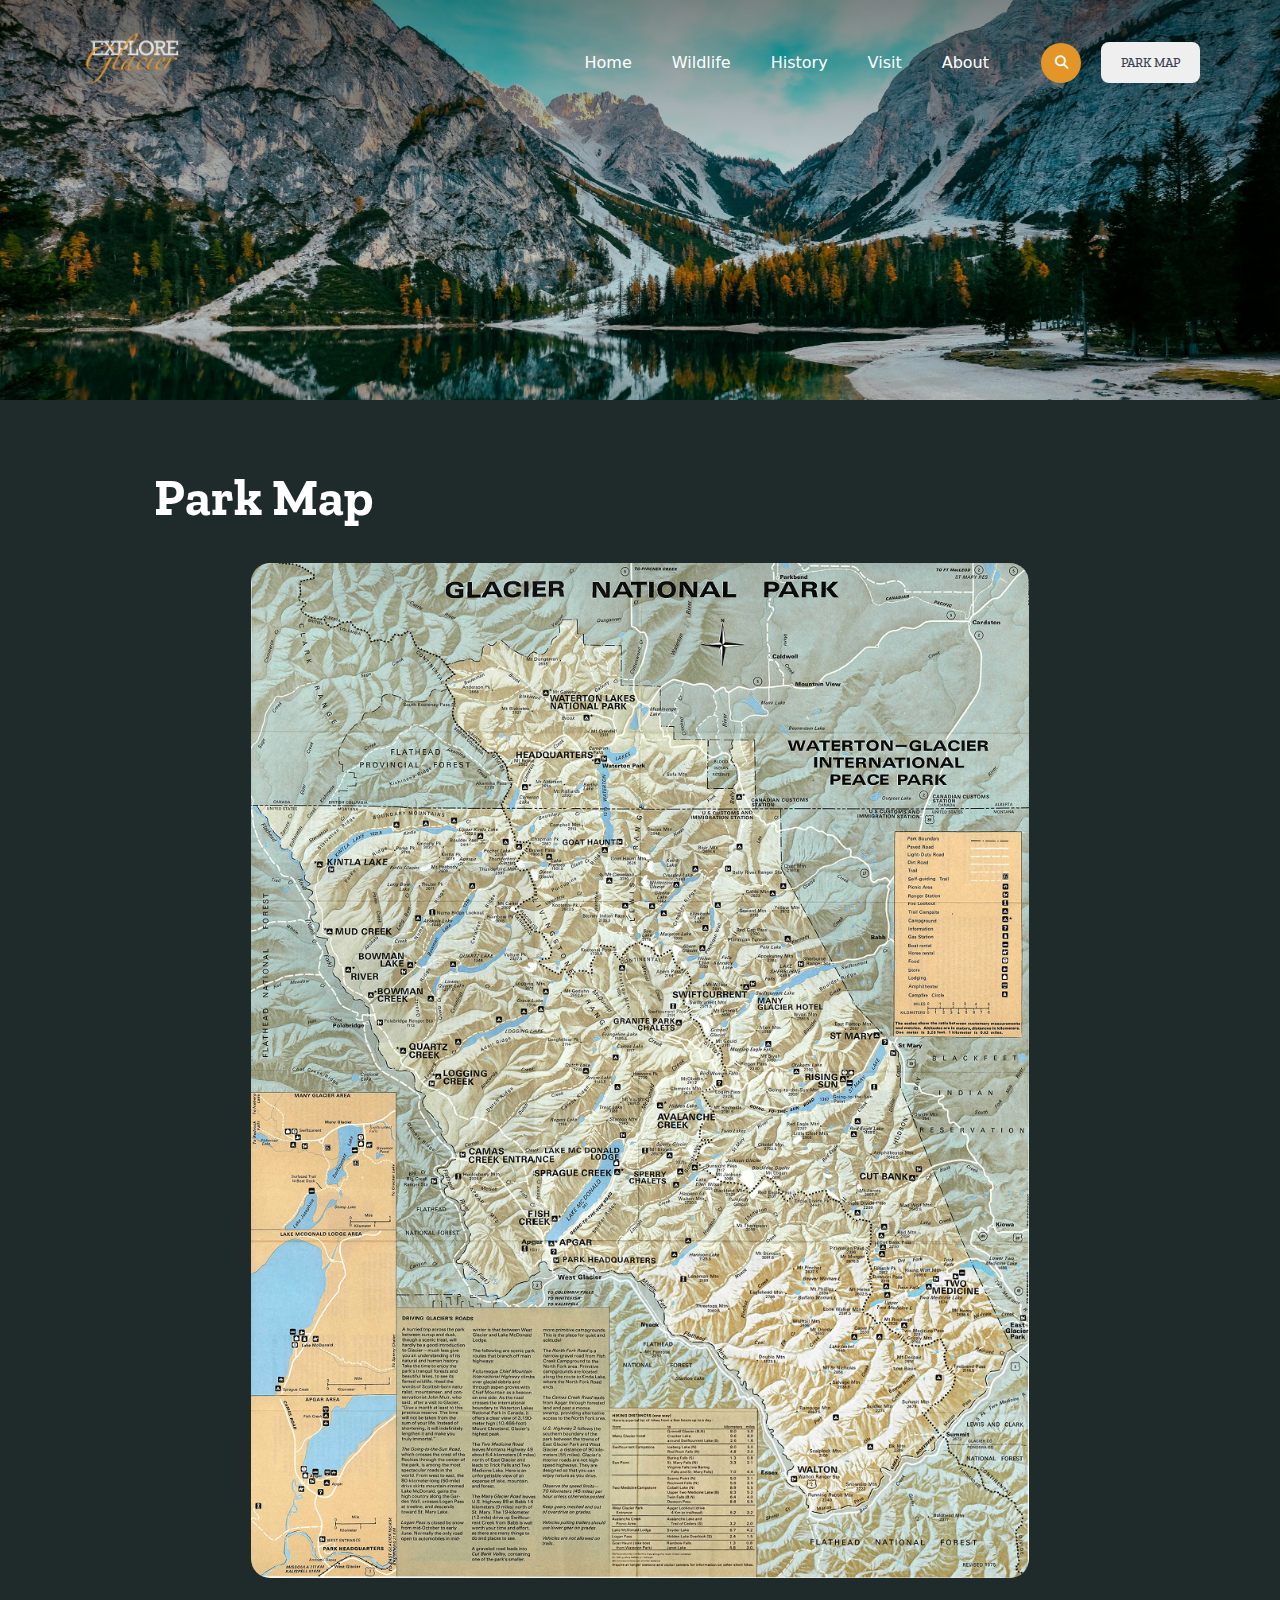
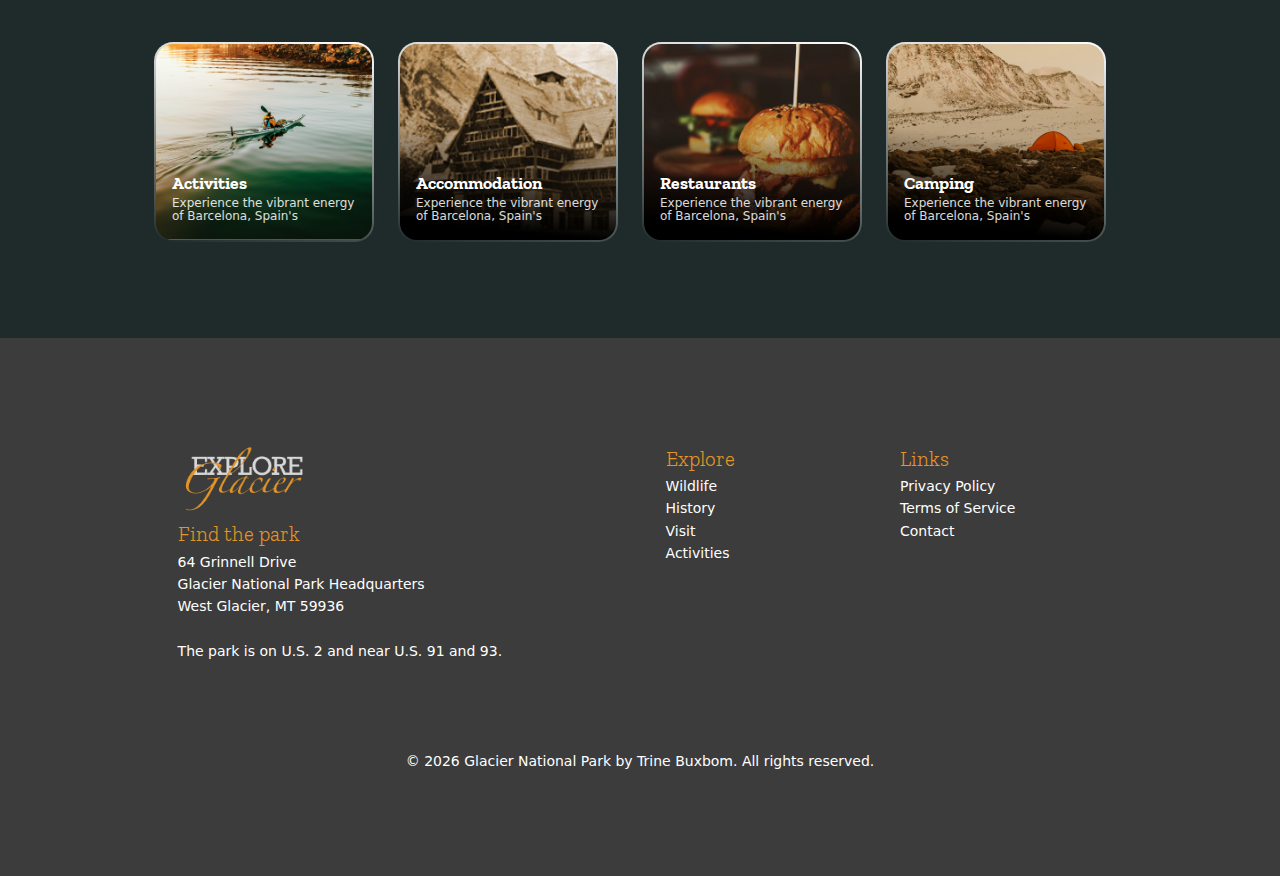
<file: map.html>
<!DOCTYPE html> 
<html lang="en">

<head>
  <meta charset="UTF-8">
  <meta name="viewport" content="width=device-width, initial-scale=1" />

  <title>Glacier National Park Map</title>

  <!-- Favicon -->
  <link rel="icon" href="images/map.png" />

  <!-- CSS file -->
  <link rel="stylesheet" href="css/style.css">

  <!-- Font Awesome CDN -->
   <link
   rel="stylesheet"
   href="https://cdnjs.cloudflare.com/ajax/libs/font-awesome/6.5.0/css/all.min.css"
   integrity="sha512-..."
   crossorigin="anonymous"
   referrerpolicy="no-referrer"
   />

  <!-- Fonts -->
   <link rel="preconnect" href="https://fonts.googleapis.com">
   <link rel="preconnect" href="https://fonts.gstatic.com" crossorigin>
   <link href="https://fonts.googleapis.com/css2?family=Zilla+Slab:wght@400;500;600;700&display=swap" rel="stylesheet">

  <!-- SoMe Meta Tags -->
    <!-- OG tags-->
      <meta property="og:type" content="website">
      <meta property="og:url" content="https://lamp3.sdu.dk/~trbux25/index.html">
      <meta property="og:title" content="Glacier National Park – Explore">
      <meta property="og:description" content="Discover nature in Glacier National Park.">
      <meta property="og:image" content="https://lamp3.sdu.dk/~trbux25/images/header-img.jpg">

    <!-- Twitter tags-->
      <meta name="twitter:card" content="summary_large_image">
      <meta name="twitter:url" content="https://lamp3.sdu.dk/~trbux25/index.html">
      <meta name="twitter:title" content="Glacier National Park – Explore">
      <meta name="twitter:description" content="Discover nature in Glacier National Park.">
      <meta name="twitter:image" content="https://lamp3.sdu.dk/~trbux25/images/header-img.jpg">

  </head>


<body>

  <!------------ Hero ------------>
  <header class="hero wildlifehero" style="--hero-bg: url('../images/mapheader.jpg');">
    
  <!-- NAV -->
      <nav class="nav" id="nav">
        <a href="index.html"><img class="logo" src="images/logo.png"></a>
        <div class="nav_links">
          
            <a href="index.html" class="nav_link">Home</a>
            <a href="mammals.html" class="nav_link">Wildlife</a>
            <a href="history.html" class="nav_link">History</a>
            <a href="visit.html" class="nav_link">Visit</a>
            <a href="about.html" class="nav_link">About</a>

        </div>
       
<!-- SEARCH -->
        <div class="search">
           <!--  <form action="/search" method="get" class="search_bar"> -->
                <input 
                type="text" 
                name="q" 
                placeholder="Search..." 
                class="search_bar_input"
                >
                <button type="submit" class="search_button">
                    <i class="fa-solid fa-magnifying-glass"></i>
                </button>
            <!-- </form> -->
        </div>
<!-- PARK MAP BUTTON -->

            <button class="main_button">
                <a href="#">Park Map</a>
            </button>

<!-- BURGER MENU -->
         <button class="burger" id="burger" aria-label="Menu">
          ☰
          </button>
      </nav>


  </header>
         






  <!------------ MAIN CONTENT ----------->

 <main class="main">
    <div class="wrapper">
   <h1>Park Map</h1>
    <div class="section1 visit-section">
    
   
     <div class="full-map">
        <img src="images/fullmap.jpg" alt="Park Map">
    </div>
  </div>
  

  <!-- CARD SCROLLER -->
  <div class="card-scroll">
    <article class="card-small"><a href="activities.html">
      <img src="images/activities.jpg" alt="">
      <div class="card-small-overlay">
        <h4>Activities</h4>
        <p>Experience the vibrant energy of Barcelona, Spain's</p>
      </div></a>
    </article>

    <article class="card-small"><a href="visit.html">
      <img src="images/accommodation.jpg" alt="">
      <div class="card-small-overlay">
        <h4>Accommodation</h4>
        <p>Experience the vibrant energy of Barcelona, Spain's</p>
      </div></a>
    </article>

    <article class="card-small"><a href="visit.html">
      <img src="images/restaurants.jpg" alt="">
      <div class="card-small-overlay">
        <h4>Restaurants</h4>
        <p>Experience the vibrant energy of Barcelona, Spain's</p>
      </div></a>
    </article>

    <article class="card-small"><a href="visit.html">
      <img src="images/camping.jpg" alt="">
      <div class="card-small-overlay">
        <h4>Camping</h4>
        <p>Experience the vibrant energy of Barcelona, Spain's</p>
      </div></a>
    </article>

    <article class="card-small"><a href="visit.html">
      <img src="images/vehicles.jpg" alt="">
      <div class="card-small-overlay">
        <h4>Practical information</h4>
        <p>Experience the vibrant energy of Barcelona, Spain's</p>
      </div></a>
    </article>
  </div>
</div>


</main>





  <!---------- FOOTER ------------>
  <footer>
    <div class="wrapper">
      <div class="section1">

        <div class="footer-info">
         <img class="footer-logo" src="images/logolarge.png" alt="Website Logo">
         <h5>Find the park </h5>
         
         <p>
          64 Grinnell Drive <br> 
          Glacier National Park Headquarters <br> 
          West Glacier, MT 59936 <br> <br>
          The park is on U.S. 2 and near U.S. 91 and 93. 
        </p>
        </div>
      
      <div class="footer-links">
        <ul>
          <h5>Explore</h5>
          <li><a href="mammals.html" class="footer_link">Wildlife</a></li>
          <li><a href="history.html" class="footer_link">History</a></li>
          <li><a href="visit.html" class="footer_link">Visit</a></li>
          <li><a href="#" class="footer_link">Activities</a></li>
        </ul>
         <ul>
          <h5>Links</h5>
          <li><a href="#" class="footer_link">Privacy Policy</a></li>
          <li><a href="#" class="footer_link">Terms of Service</a></li>
          <li><a href="about.html" class="footer_link">Contact</a></li>
        </ul>
      </div>

    </div>

    <div class="max-w-7xl mx-auto px-6 py-6 text-center text-sm text-gray-500">
      © <span id="year"></span> Glacier National Park by Trine Buxbom. All rights reserved.
    </div>

    </div>
  </footer>








  <!-- JS for dynamic year -->
  <script>
    document.getElementById('year').textContent = new Date().getFullYear();
  </script>

  <!-- JS for burger menu -->
   <script>
    const burger = document.getElementById('burger');
    const nav = document.getElementById('nav');

    burger.addEventListener('click', () => {
      nav.classList.toggle('active');
     });
    </script>
</body>
</html>
</file>
<file: Code/css/style.css>
/* Reset / Base Styles */
* {
  margin: 0;
  padding: 0;
  box-sizing: border-box;
}

/* Body */
body {
  font-family: 'Inter', system-ui, -apple-system, sans-serif;
  background-color: #253432;
  color: #ffffff;
  line-height: 1.6;

}



/* Links */
a {
  text-decoration: none;
  transition: color 0.2s ease-in-out;
  color: #E39528;
}


/* --- Header --- */
header {
     /* Grid properties */
    display: grid;
    grid-auto-flow: column;
    grid-template-columns: 1fr;
    grid-template-rows:  1fr 4fr 4fr 3fr;
    justify-content: space-between;
    align-content: center;
    justify-items: center;
    align-items: stretch;
    column-gap: 0.5vw;
    row-gap: 0.5vw;
    width: 100%;
    height: fit-content;
    aspect-ratio: 16 / 8.5;
}

/*
@media screen and (min-width: 586px){
    header {
        height: 900px;
    }
}

@media screen and (min-width: 786px){
    header {
        height: 500px;
    }
}
*/

.hero {
    background-image: url('../../Images/hero_image.jpg');
    background-size: cover;
    background-position: top;
    padding: 20px;
    width: 100%;
}

.logo {
    max-height: 60px;
    margin-right: 2rem;
    margin-left: 2rem;
}

nav {
    display: grid;
    grid-auto-flow: column;
    grid-template-columns: auto 1fr auto;
    
    width: 100%;
    align-items: center;
    justify-content: stretch;
    position: absolute;
    z-index: 10;
    padding: 1rem 1rem;
    /*background-color: #b17f00;*/
}

.nav_links {
    display: flex;
    justify-content: flex-end;
    gap: 2.5rem;
    margin-right: 2rem;
    /*background-color: #1e40af;*/
}

.nav_link {
    color: #ffffff;
    display: flex;
    font-weight: 200;
}

.booktour {
  align-self: right;
}


.hero_content {
    align-self: flex-end;
    align-content: auto;
    align-items: left;
    grid-column-start: 1;
    grid-column-end: 2;
    grid-row-start: 2;
    grid-row-end: 5;
    width: 100%;
    text-align: left;
    padding: 20px;
}


header h1 {
  color: #E39528; /* primary blue */
  font-size: 20px;
}

header nav a {
  color: #374151;
  font-weight: 500;
}

header nav a:hover {
  color: #E39528;
}



/* ----- Search ------ */
.search {
    /*display: flex;
    flex-direction: row;
    flex-wrap: nowrap;   
    column-gap: 20px;
    row-gap: 0.5vw;*/
    position: relative;
    height: 40px;
    width: 40px;
    background-color: #E39528;
    border-radius: 999px;
    overflow: hidden;
    transition: width 0.3s ease;
    margin-left: 20px;
    margin-right: 20px;
    justify-content: center; 
    align-items: center;
    align-content: center;
    
}
.search_button {
    color: white;
    width: 40px;
    height: 40px;
    background: transparent;
    border: none;
    cursor: pointer;
}

.search input {
    position: absolute;
    right: 40px;
    width: 0;
    height: 100%;
    padding: 0;
    border: none;
    opacity: 0;
    transition: width 0.3s ease, opacity 0.2s ease;
    outline: none;
    background: transparent;
    
    /*
    outline: none;
    color: #ffffff;
    text-align: right;
    padding-right: 10px;*/
}
input[type="text"] {
    color: #ffffff;
    -webkit-text-fill-color: #ffffff;
}


.search:focus-within {
  width: 220px;
}
  

.search input:focus {
  width: 100%;
  padding: 0 0.5rem 0 1rem;
  opacity: 1;
  align-content: end;
}



/* BURGER BUTTON */
.burger {
  display: none;
  font-size: 1.8rem;
  background: none;
  border: none;
  cursor: pointer;
}

/* MOBILE BREAKPOINT */
@media (max-width: 768px) {
  .nav {
    display: none;             
    position: absolute;
    top: 64px;
    right: 1rem;
    flex-direction: column;
    background: white;
    padding: 1rem;
    box-shadow: 0 8px 24px rgba(0,0,0,0.1);
  }

  .nav.active {
    display: flex;   
    flex-direction: column;          
  }

  .burger {
    display: block;             
  }
}



/* Buttons */
.main_button {
    border: none;
    color: #E39528;
    padding-left: 20px;
    padding-right: 20px;
    padding-top: 13px;
    padding-bottom: 13px;
    border-radius: 8px;
    text-transform: uppercase;
    font-weight: 800;
    white-space: nowrap;
    font-family: 'Zilla Slab', serif;
}

.map_button {
  display: flex;
  flex-direction: column;
  align-items: center;
  justify-content: center;
  gap: 0.5rem;
  border-width: 2px;
  border-color: #ffffff;
  border-radius: 8px;
  text-transform: uppercase;
  width: clamp(100px, 3vw, 100px);
  height: clamp(100px, 3vw, 100px);
  white-space: nowrap;
  padding: 1.5rem;

  background: linear-gradient(to bottom,
    transparent, #ffffff, #ffffff, transparent);

}

.map_button img {
  height: 10rem;
  object-fit: contain;
  width: 100%;
  display: block;
}

.map_button a {
    font-size: clamp(0.85rem, 1vw, 1rem);
    font-weight: 800;
    color: #253432;
    font-family: 'Zilla Slab', serif;

}

.map_button:hover {
  background-color: #E39528;
}


.secondary-btn {
  color: #ffffff;
  background-color: #E39528;
  width: 50%;
  height: 30%;
  border: none;
  border-radius: 8px;
  font-family: 'Inter', sans-serif;
  font-weight: 200;
  font-size: 0.75rem;
  white-space: nowrap;
  height: 2rem;
}








/* =========================
   SECTION WRAPPER
========================= */
.main {
  background: #1f2b2a;
  color: white;
  
}

.wrapper {
  padding: clamp(2rem, 10vw, 5rem);
  display: flex;
  flex-direction: column;
}

/* =========================
   TOP GRID
========================= */
.section1 {
  display: grid;
  grid-template-columns: 1fr 1fr;
  gap: clamp(2rem, 4vw, 4rem);
  align-items: start;
}

/* =========================
   TEXT
========================= */
h1 {
  font-size: clamp(2rem, 4vw, 3.5rem);
  margin-bottom: 1rem;
  font-family: 'Zilla Slab', serif;
}

.hero-text p {
  max-width: 100%;
  line-height: 1.3;
  margin-bottom: 2rem;
  color: #ffffff;
  font-family: 'Inter', sans-serif;
  font-size: 0.9rem;
}

/* =========================
   BUTTON
========================= */
.primary-btn {
  margin-top: 1.5rem;
  padding: 0.7rem 1.6rem;

  border: none;
  border-radius: 999px;

  background: white;
  color: #ff7a00;
  font-weight: 600;
  cursor: pointer;
}

/* =========================
   HERO IMAGE
========================= */
.hero-image img {
  width: 100%;
  height: 14rem;
  object-fit: cover;
}

/* =========================
   CARD SCROLLER
========================= */
.card-scroll {
  display: flex;
  gap: 1.5rem;
  /*justify-content: center;*/
  margin-top: 4rem;
  margin-left: 8%;
  background-color: none;

  overflow-x: auto;
  padding-bottom: 1rem;
  scroll-snap-type: x mandatory;
  z-index: 1;
}

/* Hide scrollbar */
.card-scroll::-webkit-scrollbar {
  display: none;
}


/* =========================
   CARDS
========================= */
.card-small {
  position: relative;
  border-radius: 1.2rem;
  overflow: hidden;
  scroll-snap-align: start;
}

.card-small {
flex: 0 0 180px;
height: 160px;
border: 2px solid transparent;
background:
    linear-gradient(190deg, #ffffff, transparent) border-box;
}

.card-small img {
  width: 100%;
  height: 100%;
  object-fit: cover;
}

.card-small-overlay {
  position: absolute;
  inset: 0;

  background: linear-gradient(
    to top,
    rgba(0,0,0,0.3),
    rgba(0,0,0,0)
  );

  padding: 1rem;

  display: flex;
  flex-direction: column;
  justify-content: flex-end;
}

.card-small-overlay h4 {
margin: 0;
font-size: 1.1rem;
font-family: 'Zilla Slab', serif;
color: #ffffff;
}

.card-small-overlay p {
  font-size: 0.75rem;
  opacity: 0.85;
  line-height: 1.1;
}

/* =========================
   MOBILE LAYOUT
========================= */
@media (max-width: 768px) {
  .section1 {
    grid-template-columns: 1fr;
  }

  .hero-text p {
    max-width: 100%;
  }
}












/* =========================
   section2
========================= */
.full-width-img {
  width: 100%;
  min-height: 40vh;
  background-image: url('../../Images/section2-img.png');
  background-size:cover;
  background-position: center;
  background-color: #ffffff;
  position: relative;
  padding-top: 8%;
  margin-top: -10rem;
  z-index: 0;
  
}

.section2-overlay {
  background: linear-gradient(
    to top,
    rgba(0,0,0,0.3),
    rgba(0,0,0,0)
  );

}

.section2 {
  display: grid;
  grid-template-columns: 1fr;
  gap: clamp(2rem, 4vw, 4rem);

}

.section2 p {
  color: #253432;
  text-align: center;
  padding-left: 10rem;
  padding-right: 10rem;
  margin-bottom: -5rem;
}

.section2 button {
  align-self: center;
}

h2 {
  font-size: clamp(2rem, 3vw, 3.5rem);
  font-family: 'Zilla Slab', serif;
  color: #E39528;
  text-align: center;
}

/* -------CARDS--------- */
.card-big {
  position: relative;
  border-radius: 1.2rem;
  overflow: hidden;
  scroll-snap-align: start;
  flex: 0 0 350px;
  height: 170px;
  border: none;
  background-color: #ffffff;
}

.card-overlay {
  position: absolute;
  inset: 0;
  padding: 1.5rem;
  display: flex;
  flex-direction: column;
  justify-content: flex-end;
}

.card-overlay h3 {
  margin: 0;
  font-size: 1.2rem;
  font-family: 'Zilla Slab', serif;
  color: #253432;
  font-weight: 300;
}

.card-overlay p{
  font-size: 0.75rem;
  opacity: 1;
  line-height: 1.1;
  color: #253432;
  margin-bottom: 1rem;
}

.news-button {
  margin-left: 40%;
  margin-right: 40%;
  margin-top: 1rem;
}



/* Footer */
footer {
  background-color: #ffffff;
  border-top: 1px solid #e5e7eb;
  text-align: center;
  padding: 1.5rem;
  font-size: 0.875rem;
  color: #6b7280;
}
</file>
<file: css/style.css>
/* Reset / Base Styles */
* {
  margin: 0;
  padding: 0;
  box-sizing: border-box;
}

/* Body */
body {
  font-family: 'Inter', system-ui, -apple-system, sans-serif;
  background-color: #253432;
  color: #ffffff;
  line-height: 1.6;
  width: 100%;
}


/* Links */
a {
  text-decoration: none;
  transition: color 0.2s ease-in-out;
  color: #E39528;
}



/*-------------------------------------------------------*/





/* --- Header --- */
header {
     /* Grid properties */
    display: grid;
    grid-auto-flow: column;
    grid-template-columns: 1fr;
    grid-template-rows:  1fr 4fr 4fr 3fr;
    justify-content: space-between;
    align-content: center;
    justify-items: center;
    align-items: stretch;
    column-gap: 0.5vw;
    row-gap: 0.5vw;
    width: 100%; 
}

.hero {
    background-image: var(--hero-bg);
    background-size: cover;
    background-position: top;
    padding: 1%;
    width: 100%;
}

.indexhero {
    aspect-ratio: 16 / 8.2;
}

.wildlifehero {
    aspect-ratio: 16 / 5;
    padding-top: -4rem;
}




.logo {
    max-height: 60px;
    margin-right: 2rem;
    
}

nav {
    display: grid;
    grid-auto-flow: column;
    grid-template-columns: auto 1fr auto;
    width: 100%;
    align-items: center;
    justify-content: stretch;
    position: absolute;
    z-index: 10;
    padding: 1rem 5rem;
    /*background-color: #b17f00;*/
}

.nav_links {
    display: flex;
    justify-content: flex-end;
    gap: 2.5rem;
    margin-right: 2rem;
}

.nav_link {
    color: #ffffff;
    display: flex;
    font-weight: 200;
}




.hero_content {
    align-self: flex-end;
    align-content: auto;
    align-items: left;
    grid-column-start: 1;
    grid-column-end: 2;
    grid-row-start: 2;
    grid-row-end: 5;
    width: 100%;
    text-align: left;
    padding: 3%;
} 

header nav a {
  color: #374151;
  font-weight: 500;
}

header nav a:hover {
  color: #E39528;
}



/* ----- Search ------ */
.search { 
    position: relative;
    height: 40px;
    width: 40px;
    background-color: #E39528;
    border-radius: 999px;
    overflow: hidden;
    transition: width 0.3s ease;
    margin-left: 20px;
    margin-right: 20px;
    justify-content: center; 
    align-items: center;
    align-content: center;
    
}
.search_button {
    color: white;
    width: 40px;
    height: 40px;
    background: transparent;
    border: none;
    cursor: pointer;
}

.search input {
    position: absolute;
    right: 40px;
    width: 0;
    height: 100%;
    padding: 0;
    border: none;
    opacity: 0;
    transition: width 0.3s ease, opacity 0.2s ease;
    outline: none;
    background: transparent;
    
    /*
    outline: none;
    color: #ffffff;
    text-align: right;
    padding-right: 10px;*/
}
input[type="text"] {
    color: #ffffff;
    -webkit-text-fill-color: #ffffff;
}


.search:focus-within {
  width: 220px;
}
  

.search input:focus {
  width: 100%;
  padding: 0 0.5rem 0 1rem;
  opacity: 1;
  align-content: end;
}



/* BURGER BUTTON */
.burger {
  display: none;
  font-size: 1.8rem;
  background: none;
  border: none;
  cursor: pointer;
  color: #ffffff;
}

/* MOBILE BREAKPOINT */
@media (max-width: 768px) {
  nav {
    display: flex;
    justify-content: space-between;
    align-items: start;
  }

  .nav_links {
    display: none;             
    position: absolute;
    top: 64px;
    right: 1rem;
    flex-direction: column;
    background: white;
    padding: 1rem;
    box-shadow: 0 8px 24px rgba(0,0,0,0.1);
  }

  .search {
    display: none;
  }
  .nav-map-btn {
    display: none;
  }

  .nav.active {
    display: flex;   
    flex-direction: column;          
  }

  .burger {
    display: block;    
    margin-top: 4px;         
  }
  .safe {
    flex: 0 0 100%;
    min-width: 30rem;
  }
  .mobile-menu.show { 
    display: flex; 
  }
}

    /* Mobile menu */
    .mobile-menu {
      display: none;
      flex-direction: column;
      background-color: #fff;
      width: 100%;
    }

    .mobile-menu a {
      padding: 10px 20px;
      text-decoration: none;
      color: #333;
      border-top: 1px solid #eee;
      transition: background-color 0.3s;
    }

    .mobile-menu a:hover {
      background-color: #f0f0f0;
    }

/*-------------------------------------------------------*/

/* Buttons */
.main_button {
    border: none;
    color: #E39528;
    padding-left: 20px;
    padding-right: 20px;
    padding-top: 13px;
    padding-bottom: 13px;
    border-radius: 8px;
    text-transform: uppercase;
    font-weight: 800;
    white-space: nowrap;
    font-family: 'Zilla Slab', serif;
    font-size: clamp(0.75rem, 1vw, 1rem);
    cursor: pointer; 
}



.map_button {
  display: flex;
  flex-direction: column;
  align-items: center;
  justify-content: center;
  gap: 0.5rem;
  border-width: 1px;
  border-color: #ffffff;
  border-radius: clamp(5px, 1vw, 8px);
  width: clamp(13%, 5vw, 16%);
  aspect-ratio: 16 / 9;
  white-space: nowrap;
  padding: 1.5%;
  background: linear-gradient(to bottom,
    transparent, #ffffff, transparent);
  text-transform: uppercase;
  font-weight: 200;
  cursor: pointer;
}

.map_button img {
  object-fit: contain;
  width: 40%;
  display: block;
  align-self: center;
}

.map_button a {
    font-size: clamp(0.5rem, 1vw, 1rem);
    font-weight: 800;
    color: #253432;
    font-family: 'Zilla Slab', serif;
}

.map_button:hover {
  background-color: #E39528;
}



.secondary-btn {
  color: #ffffff;
  background-color: #E39528;
  width: 50%;
  height: 30%;
  border: none;
  border-radius: 8px;
  font-family: 'Inter', sans-serif;
  font-weight: 200;
  font-size: 0.75rem;
  white-space: nowrap;
  height: 2rem;
}

button:hover {
  opacity: 0.8;
}




/*-------------------------------------------------------*/




/* =========================
   SECTION WRAPPER
========================= */
.main {
  background: #1f2b2a;
  color: white;
  
}

.wrapper {
  padding-left: clamp(10%, 12vw, 15%);
  padding-right: clamp(10%, 12vw, 15%);
  padding-top: clamp(4rem, 10vw, 5rem);
  padding-bottom: clamp(4rem, 10vw, 5rem);
  display: flex;
  flex-direction: column;
}
 
/* =========================
   SECTION 1
========================= */
.section1 {
  display: grid;
  grid-template-columns: 1fr 1fr;
  gap: clamp(2rem, 4vw, 4rem);
  align-items: start;
}

/* =========================
   TEXT
========================= */
h1 {
  font-size: clamp(2rem, 4vw, 3.5rem);
  margin-bottom: 3rem;
  font-family: 'Zilla Slab', serif;
  line-height: 2.2rem;
}

.hero-text p {
  max-width: 100%;
  line-height: 1.3;
  margin-bottom: 2rem;
  color: #ffffff;
  font-family: 'Inter', sans-serif;
  font-size: 1rem;
  font-weight: 100;
}

.text-columns {
  column-count: 3;
  column-gap: 2rem;
  margin-bottom: 4rem;
}

.short-text {
  max-width: 100%;
  margin-left: 20%;
  margin-right: 20%;
  margin-bottom: 4rem;

}

/* =========================
   BUTTON
========================= */
.primary-btn {
  margin-top: 1.5rem;
  padding: 0.7rem 1.6rem;

  border: none;
  border-radius: 999px;

  background: white;
  color: #ff7a00;
  font-weight: 600;
  cursor: pointer;
}

/* =========================
   HERO IMAGE
========================= */
.hero-image img {
  width: 100%;
  height: 18rem;
  object-fit: cover;
}





/* =========================
   CARD SCROLLER
========================= */
.card-scroll {
  display: flex;
  gap: 1.5rem;
  margin-top: 4rem;
  background-color: none;
  padding-left: 6%;

  overflow-x: auto;
  padding-bottom: 1rem;
  scroll-snap-type: x mandatory;
  z-index: 1;
}

/* Hide scrollbar */
.card-scroll::-webkit-scrollbar {
  display: none;
}

/*
.card-wrapper {
  display: grid;
  align-items: center;
  justify-content: center;
  justify-items: center;
  padding-left: 20%;
}
*/

/* =========================
   CARDS
========================= */
.card-small {
  position: relative;
  border-radius: 1.2rem;
  overflow: hidden;
  scroll-snap-align: start;
}

.card-small {
flex: 0 0 220px;
height: 200px;
border: 2px solid transparent;
background:
    linear-gradient(190deg, #ffffff, transparent) border-box;
}

.card-small img {
  width: 100%;
  height: 100%;
  object-fit: cover;
}

.card-small-overlay {
  position: absolute;
  inset: 0;

  background: linear-gradient(
    to top,
    rgba(0,0,0,0.3),
    rgba(0,0,0,0)
  );

  padding: 1rem;

  display: flex;
  flex-direction: column;
  justify-content: flex-end;
}

.card-small-overlay h4 {
margin: 0;
font-size: 1.1rem;
font-family: 'Zilla Slab', serif;
color: #ffffff;
}

.card-small-overlay p {
  font-size: 0.75rem;
  opacity: 0.85;
  line-height: 1.1;
}

.card-scroll a {
  color: #ffffff;
}


/* =========================
   MOBILE LAYOUT
========================= */
@media (max-width: 768px) {
  .section1 {
    grid-template-columns: 1fr;
  }

  .hero-text p {
    max-width: 100%;
  }

  .text-columns {
    column-count: 1;
    margin-bottom: 4rem;
}
.short-text {
  margin-left: 0%;
  margin-right: 0%;
}
.sct-wildlife {
  padding-bottom: -4rem;
  padding-top: -4rem;
  margin-top: -4rem;
  margin-bottom: -4rem;
}
.safety-section {
  padding-top: 8rem;
}
.safe-heading {
  margin-bottom: 2rem;
}
.alerts {
  padding-top: 8rem;
}
}


/* -------TABS ----------- */

.tabs {
  margin-top: 4rem;
  margin-bottom: -4rem;
  display: flex;
  gap: 4rem;
  align-self: center;
  z-index: 1;
}

.active {
  font-size: clamp(1.5rem, 3vw, 2.5rem);
  text-decoration: underline;
}
.inactive {
  color: #ffffff;
  font-size: clamp(1.5rem, 3vw, 2.5rem);
}

.inactive:hover {
  cursor: pointer;
  color: #E39528;
}


/*-------------------------------------------------------*/





/* =========================
   section2
========================= */
.full-width-img {
  width: 100%;
  min-height: 40vh; 
  background-size: cover;
  background-position: center;
  position: relative;
  padding-top: 8%;
  z-index: 0; 
}

.sct-img {
  margin-top: -12rem;
  background-image: url('../images/section2-img.png');
  background-color: #ffffff;
}

.section2-overlay {
  background: linear-gradient(
    to top,
    rgba(0,0,0,0.3),
    rgba(0,0,0,0)
  );

}

.section2 {
  display: grid;
  grid-template-columns: 1fr;
  gap: clamp(2rem, 4vw, 4rem);

}

.section2 p {
  color: #253432;
  text-align: center;
  margin-bottom: -5rem;
}

.section2 button {
  align-self: center;
}

h2 {
  font-size: clamp(2rem, 3vw, 3rem);
  font-family: 'Zilla Slab', serif;
  font-weight: 600;
  color: #E39528;
  text-align: center;
}

/* -------CARDS--------- */
.card-big {
  position: relative;
  border-radius: 1.2rem;
  overflow: hidden;
  scroll-snap-align: start;
  flex: 0 0 400px;
  height: 200px;
  border: none;
  background-color: #ffffff;
}

.card-overlay {
  position: absolute;
  inset: 0;
  padding: 1.5rem;
  display: flex;
  flex-direction: column;
  justify-content: flex-end;
}

.card-overlay h3 {
  margin: 0;
  font-size: 1.4rem;
  font-family: 'Zilla Slab', serif;
  color: #253432;
  font-weight: 300;
}

.card-overlay p{
  font-size: 0.75rem;
  opacity: 1;
  line-height: 1.1;
  color: #253432;
  margin-bottom: 1rem;
}

.news-button {
  display: block;
  margin-left: auto;
  margin-right: auto;
  margin-top: 1rem;
  min-width: 150px;
  width: fit-content;
}




/*-------------------------------------------------------*/






/* =========================
   section3
========================= */
.sct3-img {
  background-image: var(--sct3-bg);
}

.sct3-img h2 {
  color: #ffffff;
  margin-bottom: 2rem;
  margin-top: 7rem;
}

.sct3-img p {
  color: #ffffff;
  margin-bottom: 0.2rem;
  text-align: left;
}

.img-scroll {
  margin-top: -4rem;
}

.filler {
  height: 4rem;
}


/*-------------------------------------------------------*/






/*=========================
   Section 4
========================= */

.sct4-img {
  background-image: url('../images/section4-img.jpg');
  background-size: cover;
  background-position: center;
  min-height: 40vh; 
  position: relative;
  padding-top: 8%;
  z-index: 0; 
}

.parkranger {
  padding-top: 4rem;
}

.section1 h2 {
  text-align: left;
}

.sct4-text p {
  color: #253432;
  text-align: left;
}





/*-------------------------------------------------------*/







/*=========================
   Section 5
========================= */

.large-map {
  flex: 0 0 100%;
  aspect-ratio: 16 / 7;
  border: 2px solid transparent;
  background:
    linear-gradient(190deg, #ffffff, transparent) border-box;
  position: relative;
  border-radius: 1.2rem;
  overflow: hidden;
}

.large-map img {
  width: 100%;
  object-fit: cover;
  
}

.large-map:hover {
  cursor: pointer;
}

.card-small-overlay {
  position: absolute;
  inset: 0;

  background: linear-gradient(
    to top,
    rgba(0,0,0,0.3),
    rgba(0,0,0,0)
  );

  padding: 1rem;

  display: flex;
  flex-direction: column;
  justify-content: flex-end;
}

.map-overlay h4 {
margin: 0;
font-size: 1.5rem;
font-family: 'Zilla Slab', serif;
color: #ffffff;
}

.card-small-overlay p {
  font-size: 0.75rem;
  opacity: 0.85;
  line-height: 1.1;
}






/*-------------------------------------------------------*/


/* =========================
   VISIT
========================= */
.visit-text p {
 margin-bottom: -2rem;
}

.visit-section {
  display: grid;
  grid-template-columns: 1fr;
  gap: clamp(2rem, 4vw, 4rem);
  align-items: start;
}

.safety-section {
  display: flex;
  flex-direction: row;
  flex-wrap: wrap;
  justify-content: space-between;
  gap: clamp(1rem, 4vw, 1.5rem);
  align-items: stretch;
  justify-items: stretch;
  padding-bottom: 10rem;
}

.safety-section p {
  font-size: clamp(0.8rem, 1vw, 1rem);
  color: #253432;
}


.safe { 
  flex: 1 1 300px;
  min-width: 0;
}

.safe-heading {
  flex: 0 0 100%;
  text-align: center;
}

.safe img {
  width: 100%;
  margin-bottom: 1rem;
}

.safe h5 {
  
  font-weight: 700;
}


/* ------------ MAP ---------------------------*/

.full-map {
  display: grid;
  grid-template-columns: 1fr;
  gap: clamp(2rem, 4vw, 4rem);
  align-items: center;
  width: 100%;
  padding-left: 10%;
  padding-right: 10%;
}

.full-map img {
  width: 100%;
  border-radius: 1.2rem;
  object-fit: cover;
}








/*-------------------------------------------------------*/

/* Footer */
footer {
  background-color: #3c3c3c;
  text-align: center;
  padding: 1.5rem;
  font-size: 0.875rem;
  color: #ffffff;
  font-weight: 100;
}

footer a {
  color: #ffffff;
}

footer a:hover {
  color: #E39528;
}

.footer-info p {
  text-align: left;
}

h5 {
  color: #E39528;
  font-family: 'Zilla Slab', serif;
  font-weight: 200;
  font-size: 1.3rem;
  text-align: left;
}

.footer-info {
  display: grid;
  align-items: left;
  margin-bottom: 20%;
}

footer img {
  width: clamp(100px, 10vw, 150px);
}

.footer-links {
  display: grid;
  grid-template-columns: 1fr 1fr;
  gap: 2rem;
  text-align: left;
  margin-bottom: 20%;
}

ul {
  list-style: none;
}
</file>
